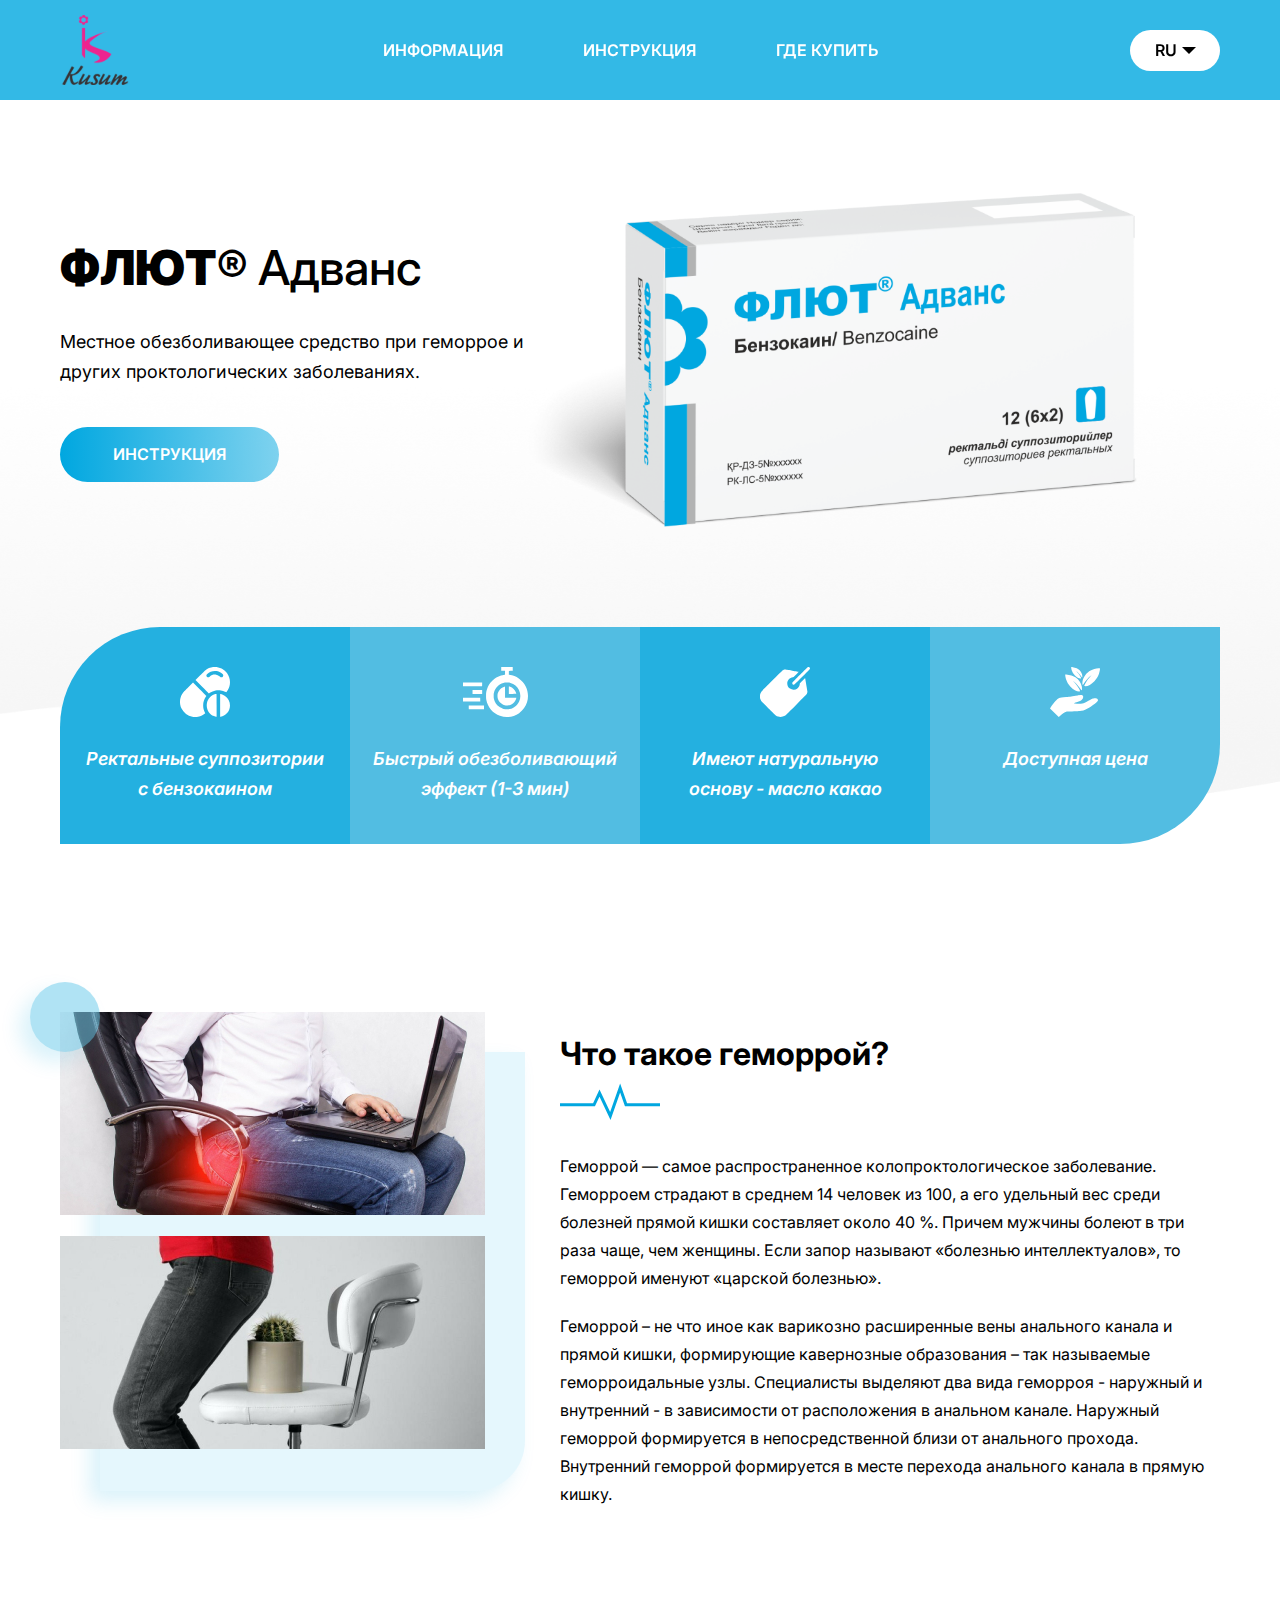
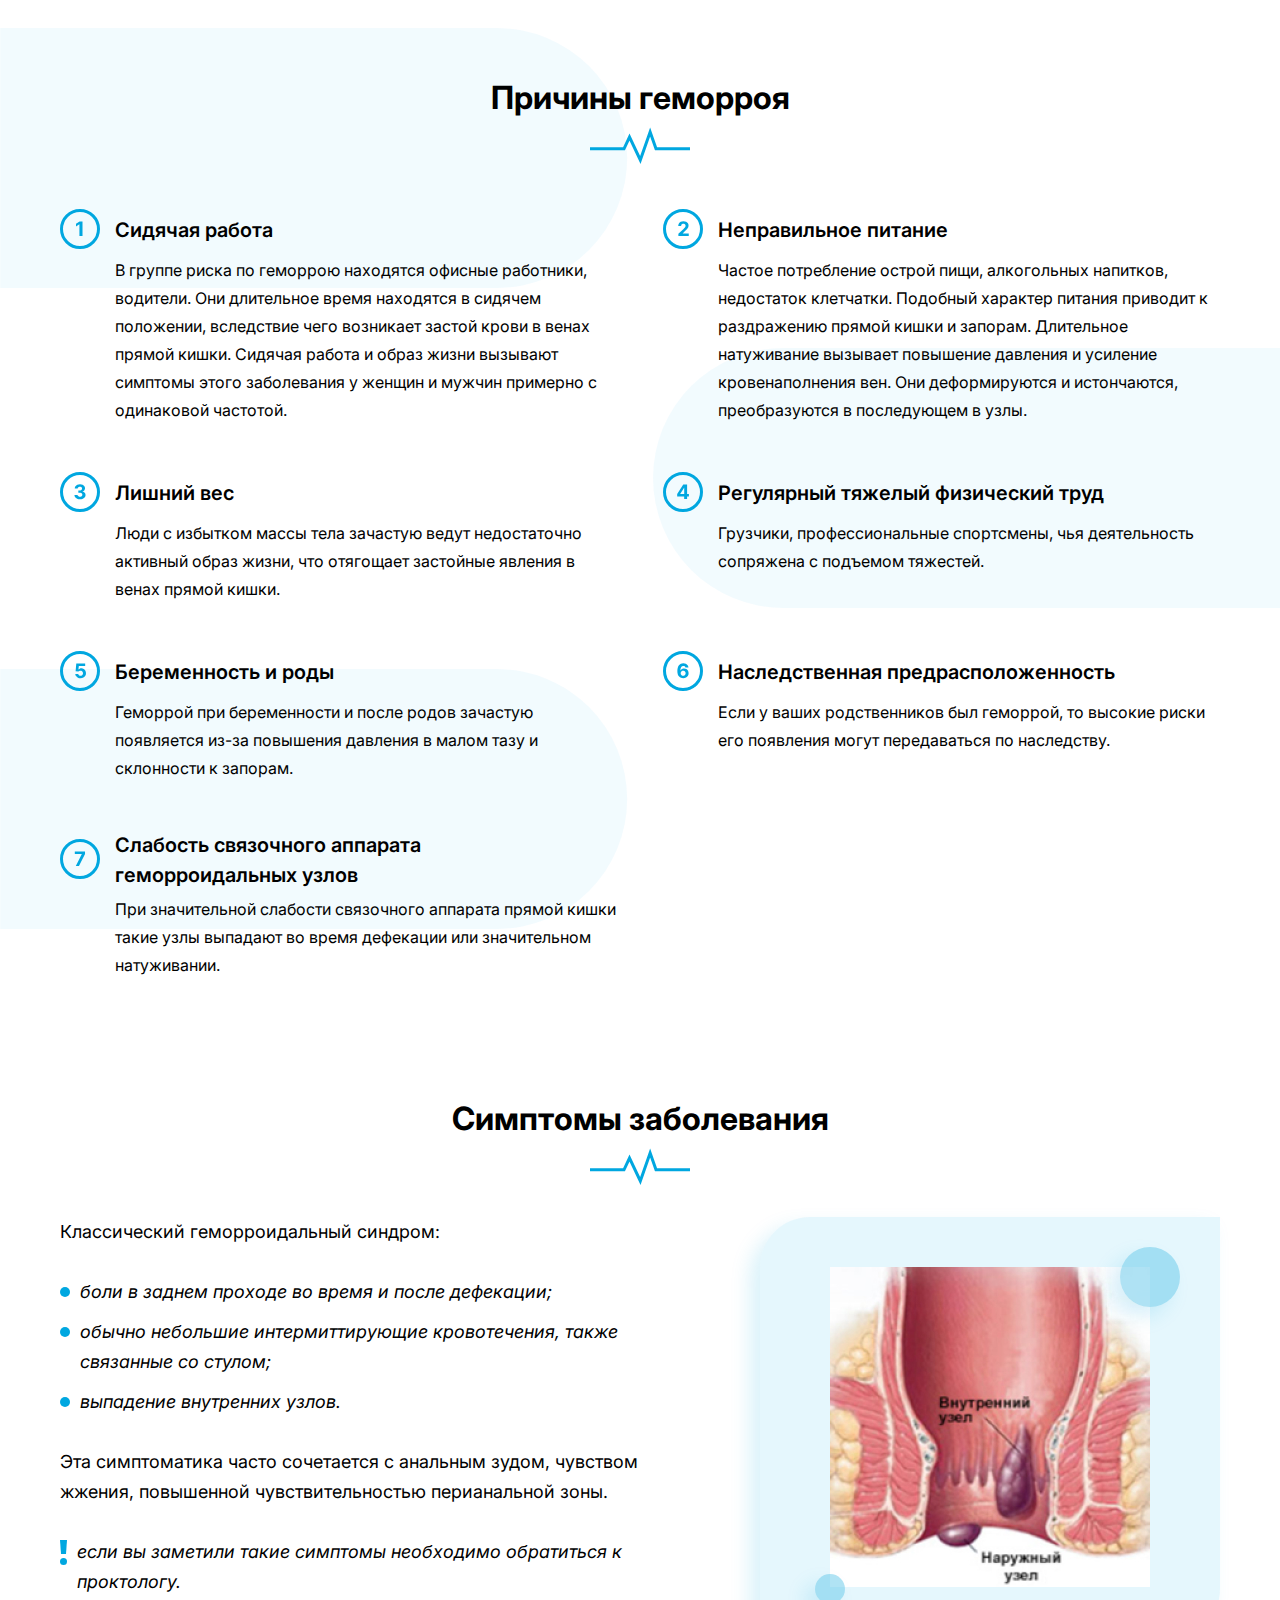
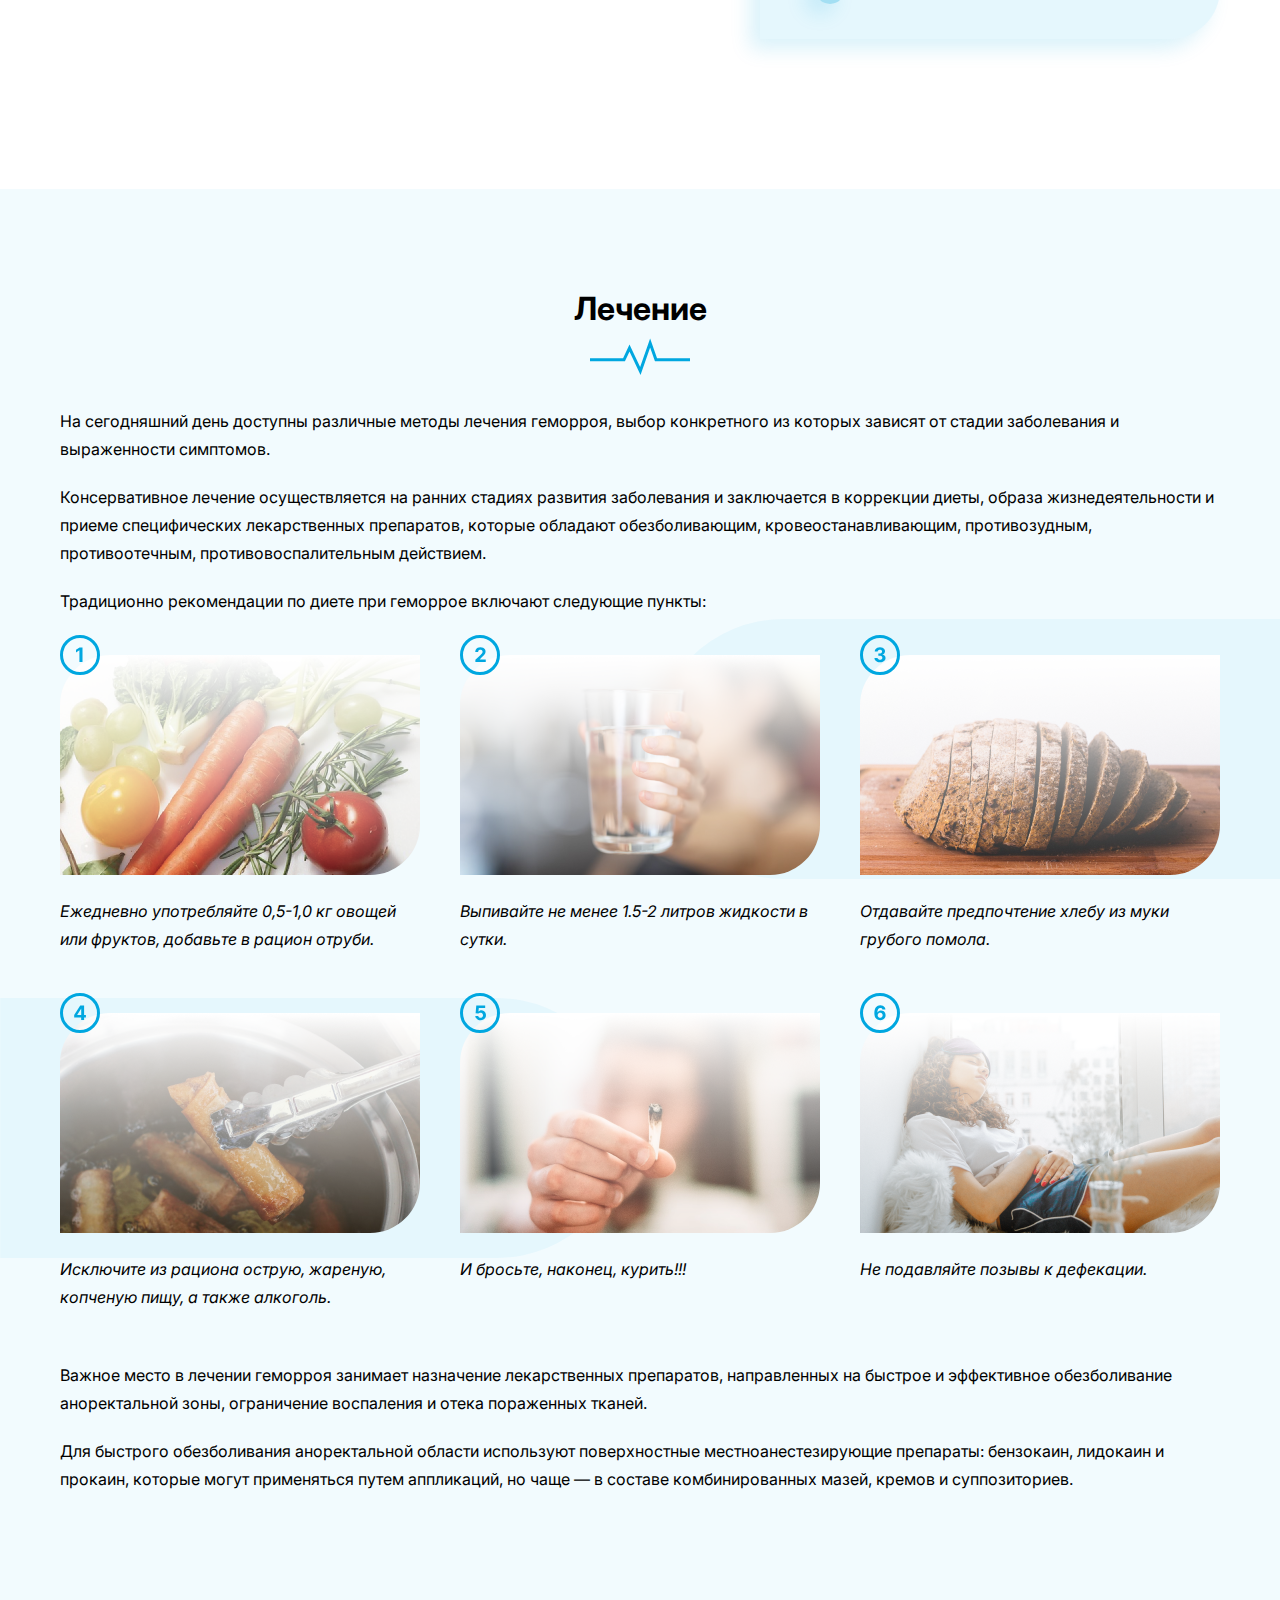
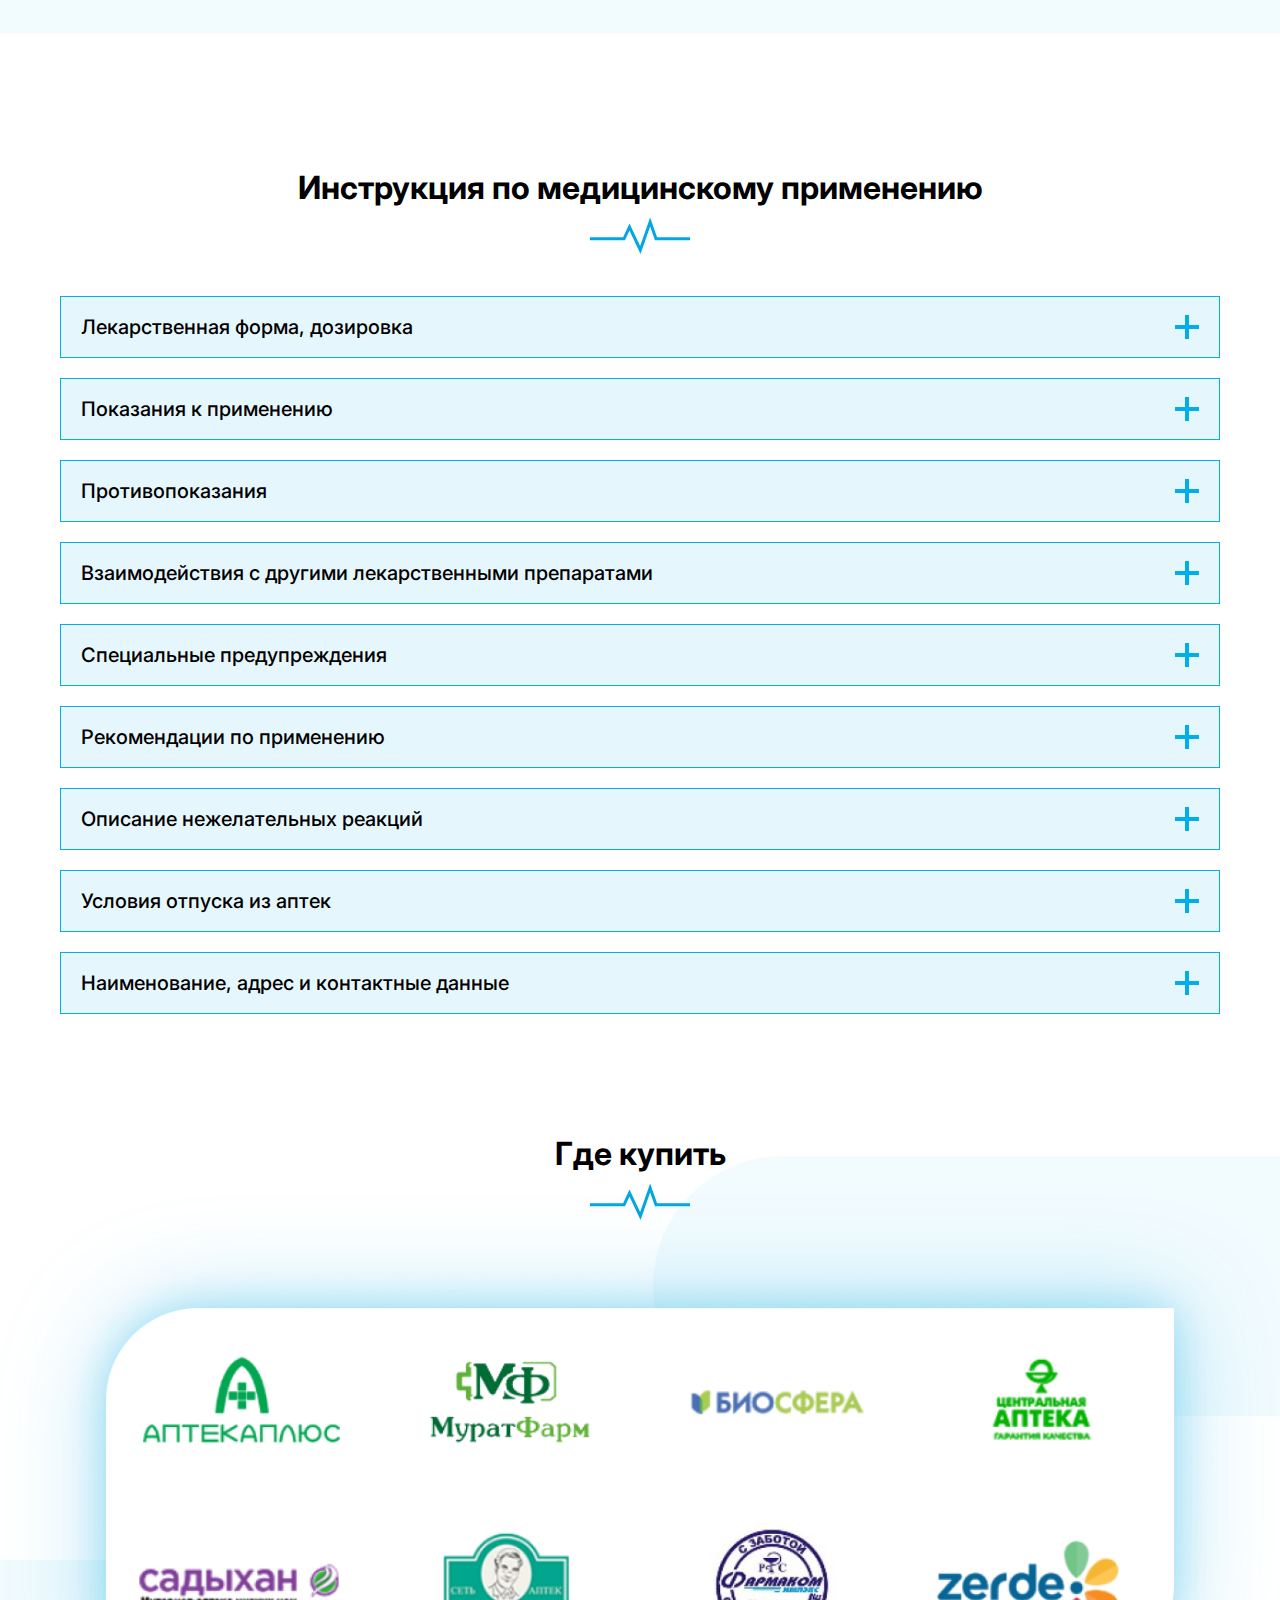
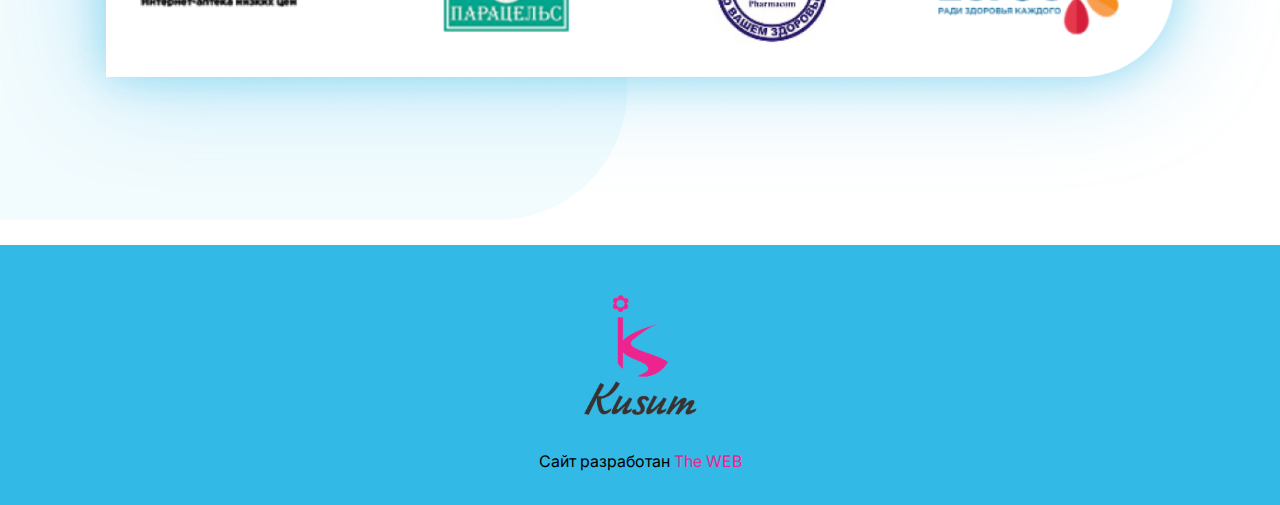
<file: index.html>
<!DOCTYPE html>
<html lang="en">
    <head>
        <meta charset="UTF-8">
        <meta http-equiv="X-UA-Compatible" content="IE=edge">
        <meta name="viewport" content="width=device-width, initial-scale=1.0">
        <link rel="icon" href="img/logo.svg">
        <link rel="stylesheet" href="css/style.css">
        <title>Дари-Фарм </title>
    </head>
    <body>
        <div class="wrapper">
            <header id="header" class="header">
                <div class="container_">
                    <nav id="nav" class="nav">
                        <a href="#" class="logo" id="logo"><img src="img/logo.svg" alt="logo"></a>
                        <div class="menu_burger">
                            <span class="line line_1"></span>
                            <span class="line line_2"></span>
                            <span class="line line_3"></span>
                        </div>
                        <ul class="menu_list">
                            <li><a href="#information" class="menu_link">Информация</a></li>
                            <li><a href="#instruction" class="menu_link">Инструкция</a></li>
                            <li><a href="#buy" class="menu_link">Где купить</a></li>
                        </ul>
                        <div class="lang">
                            <button class="button" id="button">RU</button>
                            <ul class="lang_list" id="lang_list">
                                <li><a href="#" class="lang_link">RU</a></li>
                                <li><a href="kazindex.html" class="lang_link">KZ</a></li>
                            </ul>
                        </div>
                    </nav>
                </div>
            </header>
            <main id="main" class="main">
                <div class="main_1">
                    <div class="container_ container_position">
                        <div class="main_1_content">
                            <div class="main_1_info">
                                <h1 class="title"><span>ФЛЮТ</span>® Адванс</h1>
                                <p class="text">Местное обезболивающее средство при геморрое и других проктологических заболеваниях.</p>
                                <a href="#instruction" class="ins_btn">Инструкция</a>
                            </div>
                            <div class="main_1_img">
                                <img src="img/02.png" alt="photo" class="main_1_img_icon_1">
                                <img src="img/022.png" alt="photo" class="main_1_img_icon_2">
                            </div>
                        </div>
                        <div class="main_1_content_2">
                            <div class="main_1_flex">
                                <div class="main_1_block main_1_block_1">
                                    <div class="main_1_block_img"><img src="img/001.svg" alt="photo"></div>
                                    <p class="main_1_block_text">Ректальные суппозитории с бензокаином</p>
                                </div>
                                <div class="main_1_block main_1_block_2">
                                    <div class="main_1_block_img"><img src="img/002.svg" alt="photo"></div>
                                    <p class="main_1_block_text">Быстрый обезболивающий эффект (1-3 мин)</p>
                                </div>
                                <div class="main_1_block main_1_block_3">
                                    <div class="main_1_block_img"><img src="img/003.svg" alt="photo"></div>
                                    <p class="main_1_block_text">Имеют натуральную основу - масло какао</p>
                                </div>
                                <div class="main_1_block main_1_block_4">
                                    <div class="main_1_block_img"><img src="img/004.svg" alt="photo"></div>
                                    <p class="main_1_block_text">Доступная цена</p>
                                </div>
                            </div>
                        </div>
                    </div>
                </div>
                <div class="main_2" id="information">
                    <div class="container_">
                        <div class="main_2_content">
                            <div class="main_2_flex">
                                <div class="main_2_flex_left">
                                    <div class="main_2_flex_left_img main_2_flex_left_img_1">
                                        <span></span>
                                        <img src="img/03.jpg" alt="photo">
                                    </div>
                                    <div class="main_2_flex_left_img main_2_flex_left_img_2">
                                        <img src="img/04.jpg" alt="photo">
                                    </div>
                                </div>
                                <div class="main_2_flex_right">
                                    <h2 class="main_2_title">Что такое геморрой?</h2>
                                    <div class="main_2_img"><img src="img/005.svg" alt="photo"></div>
                                    <div class="main_2_info">
                                        <p class="main_2_info_text">
                                            Геморрой — самое распространенное колопроктологическое заболевание. Геморроем страдают в среднем 14 человек из 100, а его удельный вес среди болезней прямой кишки составляет около 40 %. Причем мужчины болеют в три раза чаще, чем женщины. Если запор называют «болезнью интеллектуалов», то геморрой именуют «царской болезнью».
                                        </p>
                                        <p class="main_2_info_text">
                                            Геморрой – не что иное как варикозно расширенные вены анального канала и прямой кишки, формирующие кавернозные образования – так называемые геморроидальные узлы. Специалисты выделяют два вида геморроя - наружный и внутренний - в зависимости от расположения в анальном канале. Наружный геморрой формируется в непосредственной близи от анального прохода. Внутренний геморрой формируется в месте перехода анального канала в прямую кишку.
                                        </p>
                                    </div>
                                </div>
                            </div>
                        </div>
                    </div>
                </div>
                <div class="main_3">
                    <div class="container_">
                        <div class="main_3_line_1"></div>
                        <div class="main_3_line_2"></div>
                        <div class="main_3_line_3"></div>
                        <div class="main_3_content">
                            <h2 class="main_3_title">Причины геморроя</h2>
                            <div class="main_3_img"><img src="img/005.svg" alt="photo"></div>
                            <div class="main_3_flex">
                                <div class="main_3_block main_3_block_1">
                                    <div class="main_3_block_info">
                                        <div class="main_3_block_img"><img src="img/006.svg" alt="photo"></div>
                                        <h3 class="main_3_block_title">Сидячая работа</h3>
                                    </div>
                                    <p class="main_3_block_text">
                                        В группе риска по геморрою находятся офисные работники, водители. Они длительное время находятся в сидячем положении, вследствие чего возникает застой крови в венах прямой кишки. Сидячая работа и образ жизни вызывают симптомы этого заболевания у женщин и мужчин примерно с одинаковой частотой.
                                    </p>
                                </div>
                                <div class="main_3_block main_3_block_2">
                                    <div class="main_3_block_info">
                                        <div class="main_3_block_img"><img src="img/007.svg" alt="photo"></div>
                                        <h3 class="main_3_block_title">Неправильное питание</h3>
                                    </div>
                                    <p class="main_3_block_text">
                                        Частое потребление острой пищи, алкогольных напитков, недостаток клетчатки. Подобный характер питания приводит к раздражению прямой кишки и запорам. Длительное натуживание вызывает повышение давления и усиление кровенаполнения вен. Они деформируются и истончаются, преобразуются в последующем в узлы.
                                    </p>
                                </div>
                                <div class="main_3_block main_3_block_3">
                                    <div class="main_3_block_info">
                                        <div class="main_3_block_img"><img src="img/008.svg" alt="photo"></div>
                                        <h3 class="main_3_block_title">Лишний вес</h3>
                                    </div>
                                    <p class="main_3_block_text">
                                        Люди с избытком массы тела зачастую ведут недостаточно активный образ жизни, что отягощает застойные явления в венах прямой кишки.
                                    </p>
                                </div>
                                <div class="main_3_block main_3_block_4">
                                    <div class="main_3_block_info">
                                        <div class="main_3_block_img"><img src="img/009.svg" alt="photo"></div>
                                        <h3 class="main_3_block_title">Регулярный тяжелый физический труд</h3>
                                    </div>
                                    <p class="main_3_block_text">
                                        Грузчики, профессиональные спортсмены, чья деятельность сопряжена с подъемом тяжестей.
                                    </p>
                                </div>
                                <div class="main_3_block main_3_block_5">
                                    <div class="main_3_block_info">
                                        <div class="main_3_block_img"><img src="img/0010.svg" alt="photo"></div>
                                        <h3 class="main_3_block_title">Беременность и роды</h3>
                                    </div>
                                    <p class="main_3_block_text">
                                        Геморрой при беременности и после родов зачастую появляется из-за повышения давления в малом тазу и склонности к запорам.
                                    </p>
                                </div>
                                <div class="main_3_block main_3_block_6">
                                    <div class="main_3_block_info">
                                        <div class="main_3_block_img"><img src="img/0011.svg" alt="photo"></div>
                                        <h3 class="main_3_block_title">Наследственная предрасположенность</h3>
                                    </div>
                                    <p class="main_3_block_text">
                                        Если у ваших родственников был геморрой, то высокие риски его появления могут передаваться по наследству.
                                    </p>
                                </div>
                                <div class="main_3_block main_3_block_7">
                                    <div class="main_3_block_info">
                                        <div class="main_3_block_img"><img src="img/0012.svg" alt="photo"></div>
                                        <h3 class="main_3_block_title">Слабость связочного аппарата геморроидальных узлов</h3>
                                    </div>
                                    <p class="main_3_block_text">При значительной слабости связочного аппарата прямой кишки такие узлы выпадают во время дефекации или значительном натуживании.</p>
                                </div>
                            </div>
                        </div>
                    </div>
                </div>
                <div class="main_4">
                    <div class="container_">
                        <div class="main_4_content">
                            <h2 class="main_4_title">Симптомы заболевания</h2>
                            <div class="main_4_img"><img src="img/005.svg" alt="photo"></div>
                            <div class="main_4_flex">
                                <div class="main_4_left">
                                    <p class="main_4_left_info">Классический геморроидальный синдром:</p>
                                    <ul class="main_4_left_list">
                                        <li>боли в заднем проходе во время и после дефекации;</li>
                                        <li>обычно небольшие интермиттирующие кровотечения, также связанные со стулом;</li>
                                        <li>выпадение внутренних узлов.</li>
                                    </ul>
                                    <p class="main_4_left_info">Эта симптоматика часто сочетается с анальным зудом, чувством жжения, повышенной чувствительностью перианальной зоны.</p>
                                    <p class="main_4_left_last">если вы заметили такие симптомы необходимо обратиться к проктологу.</p>
                                </div>
                                <div class="main_4_right">
                                    <div class="main_4_right_img">
                                        <span class="main_4_right_sp_1"></span>
                                        <img src="img/05.jpg" alt="photo">
                                        <span class="main_4_right_sp_2"></span>
                                    </div>
                                </div>
                            </div>
                        </div>
                    </div>
                </div>
                <div class="main_5">
                    <div class="main_5_line_1"></div>
                    <div class="main_5_line_2"></div>
                    <div class="container_">
                        <div class="main_5_content">
                            <h2 class="main_5_title">Лечение</h2>
                            <div class="main_5_img"><img src="img/005.svg" alt="photo"></div>
                            <div class="main_5_info">
                                <p class="main_5_info_text">
                                    На сегодняшний день доступны различные методы лечения геморроя, выбор конкретного из которых зависят от стадии заболевания и выраженности симптомов.
                                </p>
                                <p class="main_5_info_text">
                                    Консервативное лечение осуществляется на ранних стадиях развития заболевания и заключается в коррекции диеты, образа жизнедеятельности и приеме специфических лекарственных препаратов, которые обладают обезболивающим, кровеостанавливающим, противозудным, противоотечным, противовоспалительным действием.
                                </p>
                                <p class="main_5_info_text">
                                    Традиционно рекомендации по диете при геморрое включают следующие пункты:
                                </p>
                            </div>
                            <div class="main_5_flex">
                                <div class="main_5_block main_5_block_1">
                                    <div class="main_5_block_img">
                                        <span class="main_5_span"><img src="img/0014.svg" alt="photo"></span>
                                        <img src="img/06.png" alt="photo">
                                    </div>
                                    <p class="main_5_block_text">Ежедневно употребляйте 0,5-1,0 кг овощей или фруктов, добавьте в рацион отруби.</p>
                                </div>
                                <div class="main_5_block main_5_block_2">
                                    <div class="main_5_block_img">
                                        <span class="main_5_span"><img src="img/0015.svg" alt="photo"></span>
                                        <img src="img/07.png" alt="photo">
                                    </div>
                                    <p class="main_5_block_text">Выпивайте не менее 1.5-2 литров жидкости в сутки.</p>
                                </div>
                                <div class="main_5_block main_5_block_3">
                                    <div class="main_5_block_img">
                                        <span class="main_5_span"><img src="img/0016.svg" alt="photo"></span>
                                        <img src="img/08.png" alt="photo">
                                    </div>
                                    <p class="main_5_block_text">Отдавайте предпочтение хлебу из муки грубого помола.</p>
                                </div>
                                <div class="main_5_block main_5_block_4">
                                    <div class="main_5_block_img">
                                        <span class="main_5_span"><img src="img/0017.svg" alt="photo"></span>
                                        <img src="img/09.png" alt="photo">
                                    </div>
                                    <p class="main_5_block_text">Исключите из рациона острую, жареную, копченую пищу, а также алкоголь.</p>
                                </div>
                                <div class="main_5_block main_5_block_5">
                                    <div class="main_5_block_img">
                                        <span class="main_5_span"><img src="img/0018.svg" alt="photo"></span>
                                        <img src="img/010.png" alt="photo">
                                    </div>
                                    <p class="main_5_block_text">И бросьте, наконец, курить!!!</p>
                                </div>
                                <div class="main_5_block main_5_block_6">
                                    <div class="main_5_block_img">
                                        <span class="main_5_span"><img src="img/0019.svg" alt="photo"></span>
                                        <img src="img/011.png" alt="photo">
                                    </div>
                                    <p class="main_5_block_text">Не подавляйте позывы к дефекации.</p>
                                </div>
                            </div>
                            <div class="main_5_info">
                                <p class="main_5_info_text">
                                    Важное место в лечении геморроя занимает назначение лекарственных препаратов, направленных на быстрое и эффективное обезболивание аноректальной зоны, ограничение воспаления и отека пораженных тканей.
                                </p>
                                <p class="main_5_info_text">
                                    Для быстрого обезболивания аноректальной области используют поверхностные местноанестезирующие препараты: бензокаин, лидокаин и прокаин, которые могут применяться путем аппликаций, но чаще — в составе комбинированных мазей, кремов и суппозиториев.
                                </p>
                            </div>
                        </div>
                    </div>
                </div>
                <div class="main_6" id="instruction">
                    <div class="container_">
                        <div class="main_6_content">
                            <h2 class="main_6_title">Инструкция по медицинскому применению</h2>
                            <div class="main_6_img"><img src="img/005.svg" alt="photo"></div>
                            <div class="accordion_content">
                                <dl>
                                    <div class="accoss">
                                        <dt class="accoss_title">Лекарственная форма, дозировка</dt>
                                        <dd class="accoss_text">
                                            <p class="accoss_text_info">Cуппозитории ректальные</p>
                                        </dd>
                                    </div>
                                    <div class="accoss">
                                        <dt class="accoss_title">Показания к применению</dt>
                                        <dd class="accoss_text">
                                            <ul class="accoss_list">
                                                <li>– наружный и внутренний геморрой</li>
                                                <li>– трещины, эрозия и микротравмы заднего прохода, анальный зуд, сопровождающийся выраженным болевым синдромом</li>
                                                <li>– в послеоперационном периоде после проктологических операций</li>
                                            </ul>
                                        </dd>
                                    </div>
                                    <div class="accoss">
                                        <dt class="accoss_title">Противопоказания</dt>
                                        <dd class="accoss_text">
                                            <ul class="accoss_list">
                                                <li>– повышенная чувствительность к любому из компонентов препарата</li>
                                                <li>– тромбоэмболическая болезнь</li>
                                                <li>– гранулоцитопения</li>
                                                <li>– детский возраст до 12 лет</li>
                                            </ul>
                                            <p class="accoss_text_info">Рекомендуется проконсультироваться с врачом перед применением  лекарственного средства ФЛЮТ® Адванс у детей старше 12 лет.</p>
                                        </dd>
                                    </div>
                                    <div class="accoss">
                                        <dt class="accoss_title">Взаимодействия с другими лекарственными препаратами</dt>
                                        <dd class="accoss_text">
                                            <p class="accoss_text_info">В связи с вероятностью превышения рекомендованной дозировки и продолжительности лечения препарат не рекомендуется назначать одновременно с ингибиторами МАО, антидепрессантами или антигипертензивными средствами без наблюдения врача. Данная рекомендация связана с теоретической вероятностью уменьшения эффекта ингибиторов МАО или увеличения антигипертензивного эффекта в результате взаимодействия с бензокаином.</p>
                                        </dd>
                                    </div>
                                    <div class="accoss">
                                        <dt class="accoss_title">Специальные предупреждения</dt>
                                        <dd class="accoss_text">
                                            <p class="accoss_text_info accoss_text_italic">Беременность и период лактации</p>
                                            <ul class="accoss_list">
                                                <li>В период беременности и лактации применение препарата ФЛЮТ® Адванс возможно только после тщательной оценки соотношения польза/ риск как для матери, так и для плода или ребенка.</li>
                                            </ul>
                                            <p class="accoss_text_info accoss_text_italic">Особенности влияния лекарственного средства на способность управлять транспортным средством или потенциально опасными механизмами:</p>
                                            <ul class="accoss_list">
                                                <li>Не влияет.</li>
                                            </ul>
                                        </dd>
                                    </div>
                                    <div class="accoss">
                                        <dt class="accoss_title">Рекомендации по применению</dt>
                                        <dd class="accoss_text">
                                            <p class="accoss_text_info accoss_text_italic">Режим дозирования</p>
                                            <p class="accoss_text_info">Препарат применять после проведения гигиенических процедур. Вводить в прямую кишку по 1 суппозиторию до 4-х раз в день (утром, на ночь и после каждого опорожнения кишечника). Максимальная суточная доза – 4 суп¬позитория. Продолжительность курса лечения – 7 дней.</p>
                                            <p class="accoss_text_info">При необходимости по рекомендации врача длительность приема можно продлить до 3 недель.</p>
                                        </dd>
                                    </div>
                                    <div class="accoss">
                                        <dt class="accoss_title">Описание нежелательных реакций</dt>
                                        <dd class="accoss_text">
                                            <p class="accoss_text_info accoss_text_italic">Редко</p>
                                            <ul class="accoss_list">
                                                <li>– контактный дерматит,</li>
                                                <li>– кожные аллергические реакции (гиперемия, сыпь, зуд),</li>
                                                <li>– местные реакции в месте нанесения,</li>
                                                <li>– метгемоглобинемия, сопровождающаяся цианозом кожи, губ и ногтевых пластин, головной болью, головокружением, одышкой, утомляемостью и тахикардией.</li>
                                            </ul>
                                        </dd>
                                    </div>
                                    <div class="accoss">
                                        <dt class="accoss_title">Условия отпуска из аптек</dt>
                                        <dd class="accoss_text">
                                            <p class="accoss_text_info">Без рецепта.</p>
                                        </dd>
                                    </div>
                                    <div class="accoss">
                                        <dt class="accoss_title">Наименование, адрес и контактные данные</dt>
                                        <dd class="accoss_text">
                                            <p class="accoss_text_info">ТОО «Дәрі-Фарм (Казахстан)», г. Алматы, пр. Достык, 117/6, БЦ «Хан-Тенгри».</p>
                                            <ul class="accoss_list">
                                                <li>Телефон/факс: <a href="tel:+77272952650" class="accoss_list_link">8 (727) 295-26-50</a></li>
                                                <li>E-mail: <a href="mailto:phv@kusum.kz" class="accoss_list_link">phv@kusum.kz</a></li>
                                            </ul>
                                        </dd>
                                    </div>
                                </dl>
                            </div>
                        </div>
                    </div>
                </div>
                <div class="main_7" id="buy">
                    <div class="main_7_line_1"></div>
                    <div class="main_7_line_2"></div>
                    <div class="container_">
                        <div class="main_7_content">
                            <h2 class="main_7_title">Где купить</h2>
                            <div class="main_7_img"><img src="img/005.svg" alt="photo"></div>
                            <div class="main_7_block">
                                <img src="img/020.png" alt="photo">
                            </div>
                            <div class="main_7_block_2">
                                <img src="img/021.png" alt="photo">
                            </div>
                        </div>
                    </div>
                </div>
            </main>
            <footer id="footer" class="footer">
                <div class="footer_top">
                    <a href="#" class="footer_logo"><img src="img/footer_logo.svg" alt="logo"></a>
                </div>
                <a href="https://theweb.kz/" class="footer_text">Сайт разработан <span class="footer_link">The WEB</span></a>
            </footer>
        </div>
        
        <script src="js/script.js"></script>
    </body>
</html>
</file>
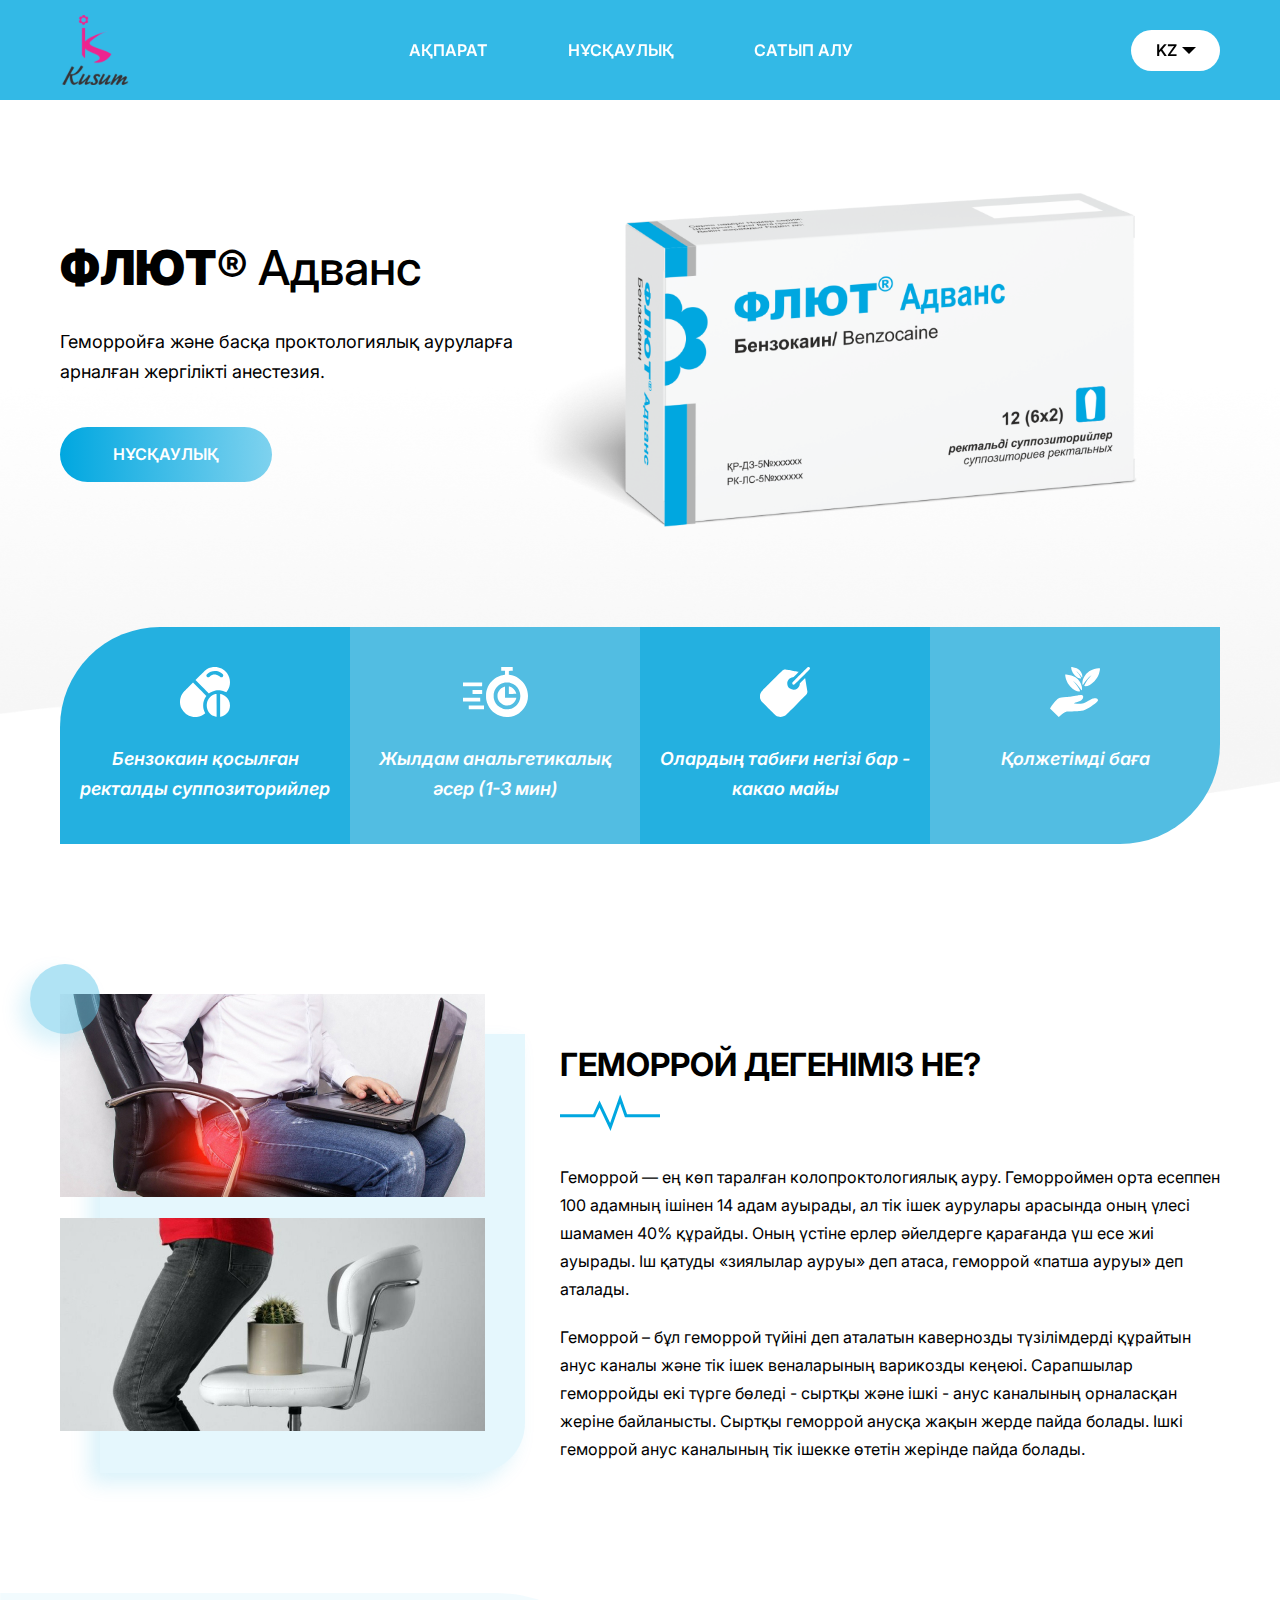
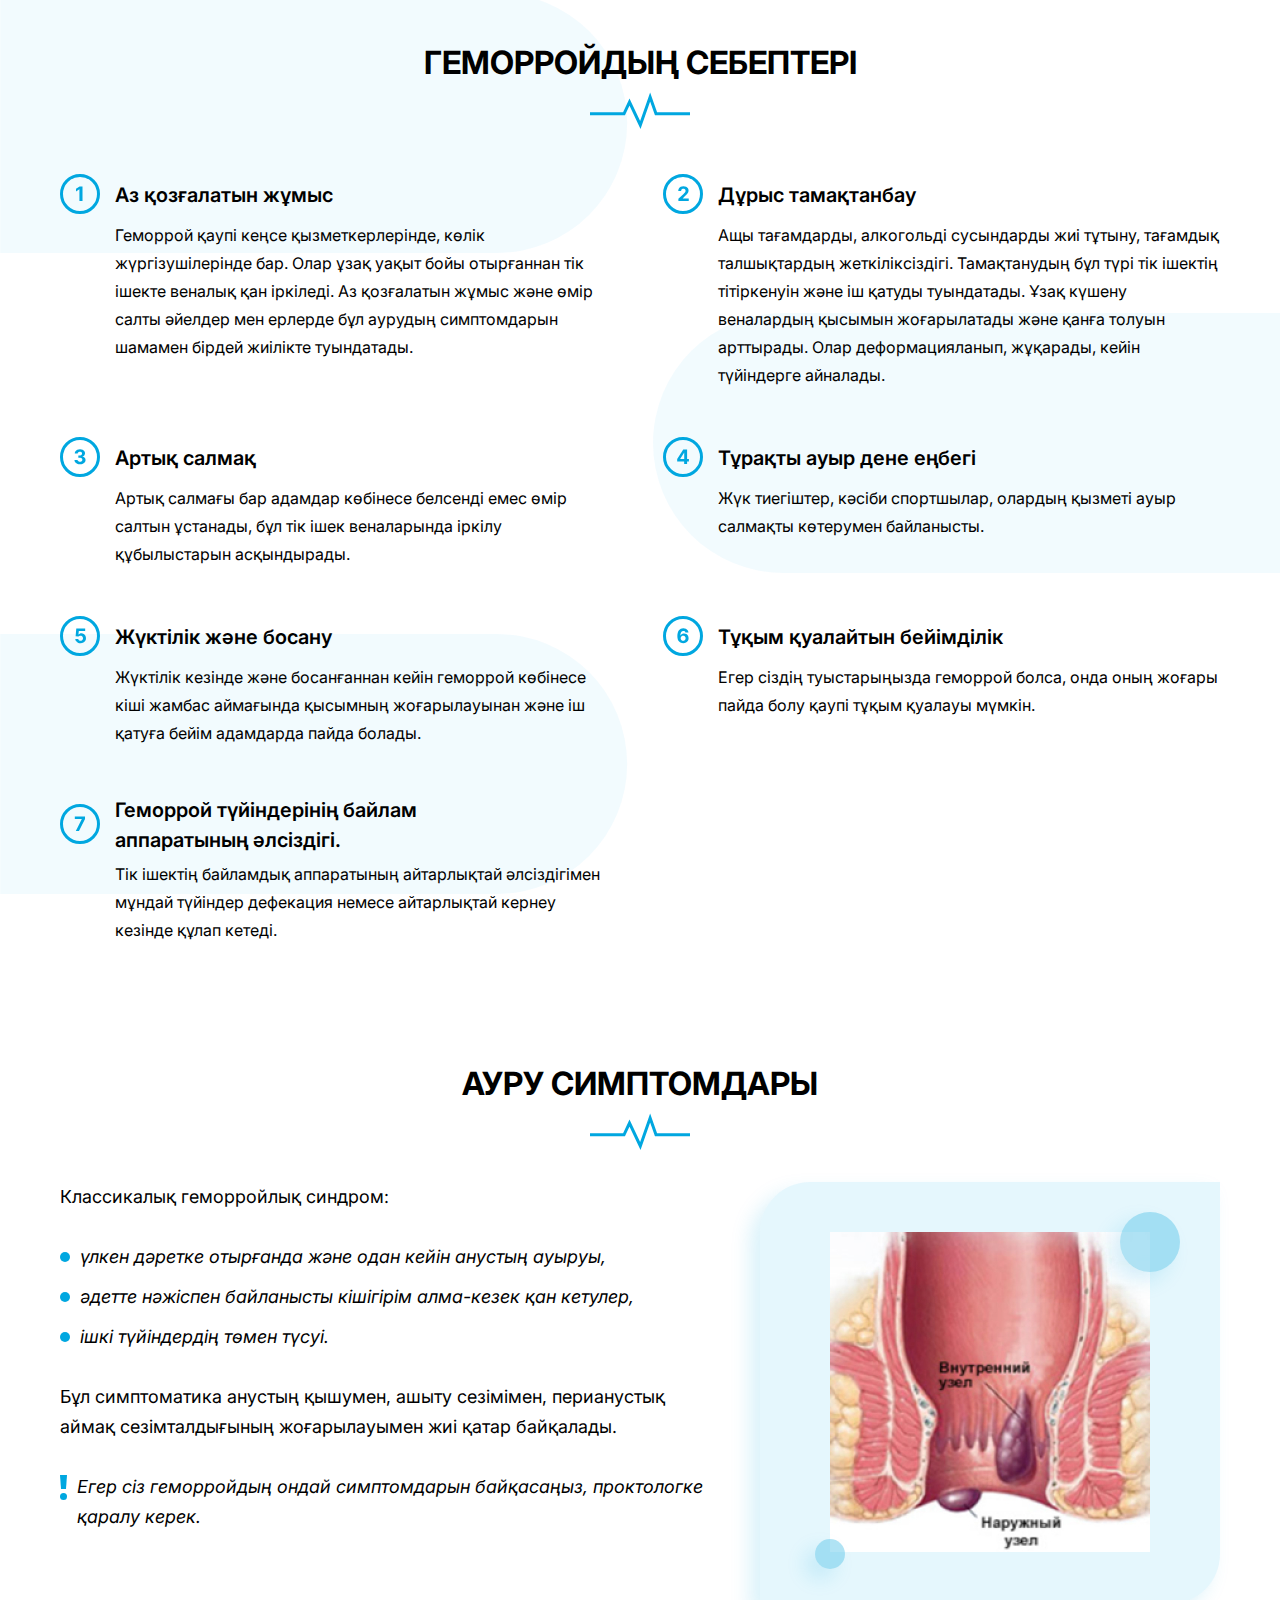
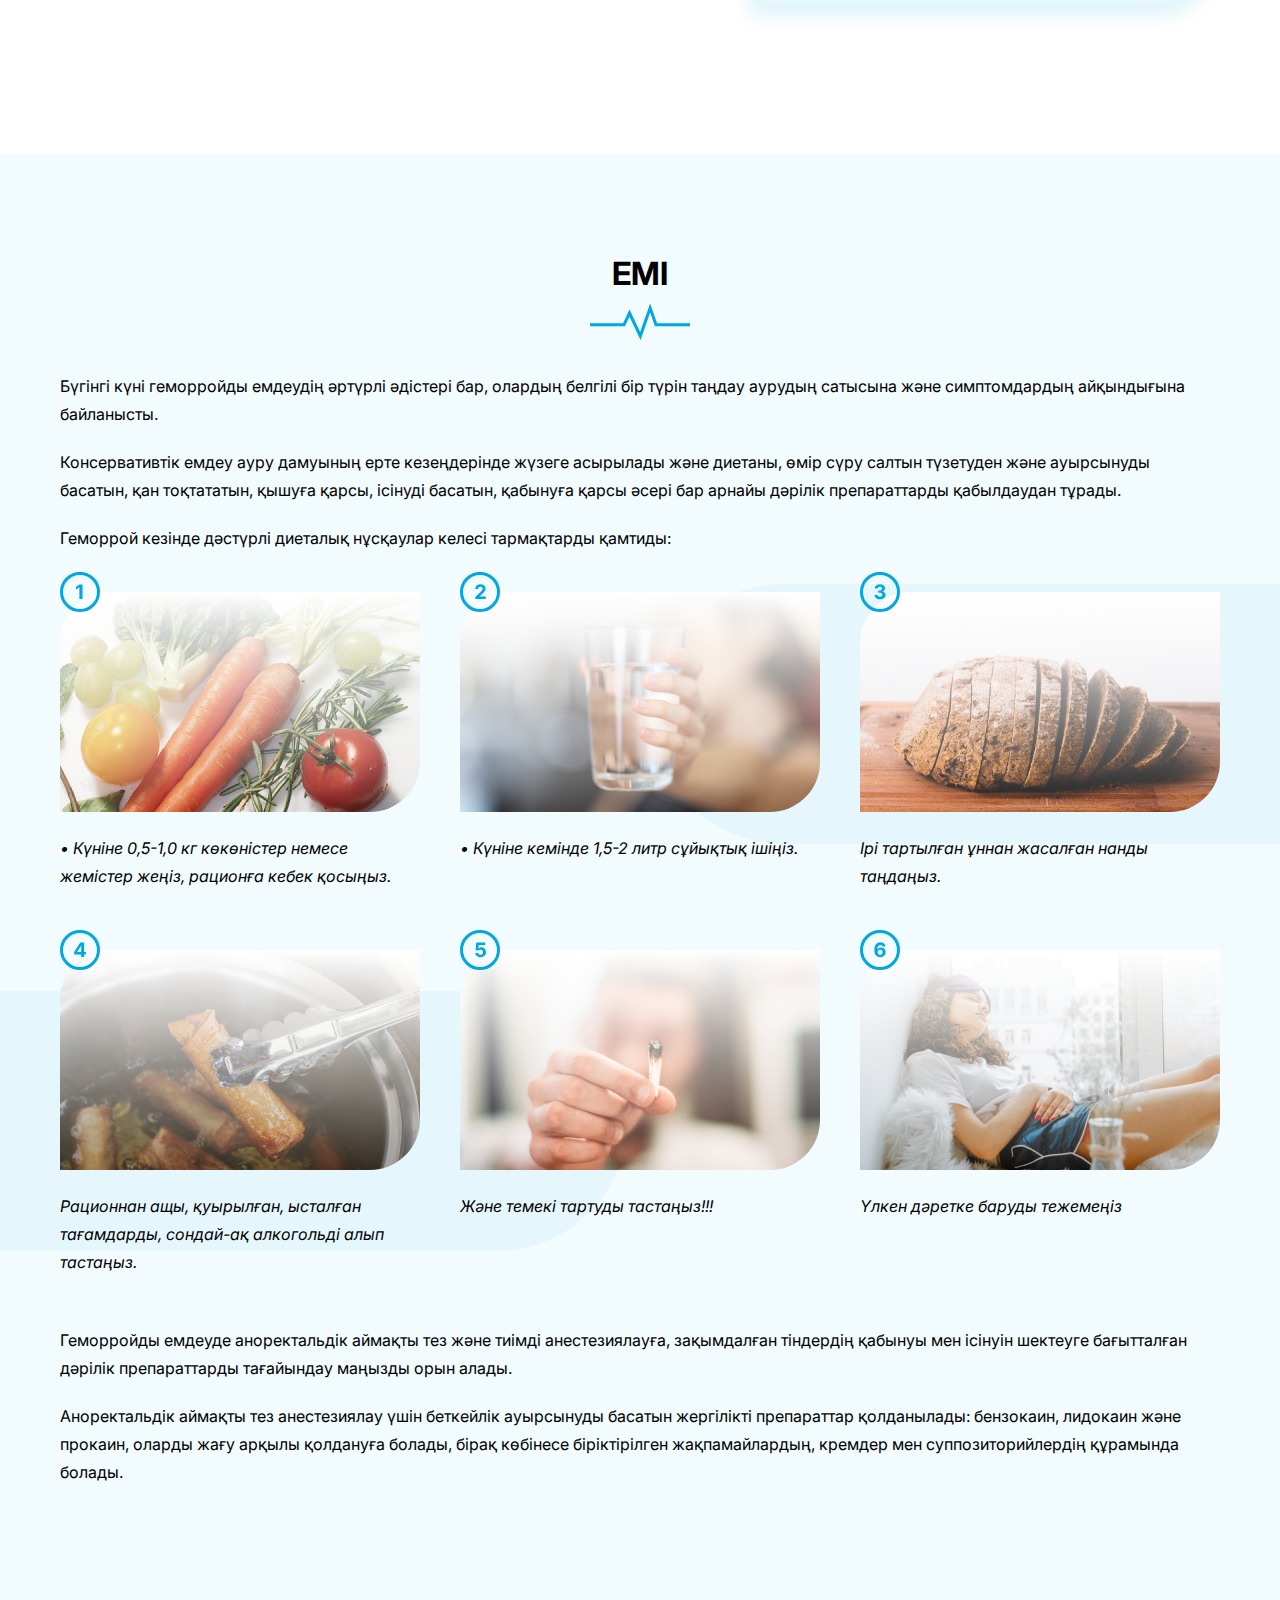
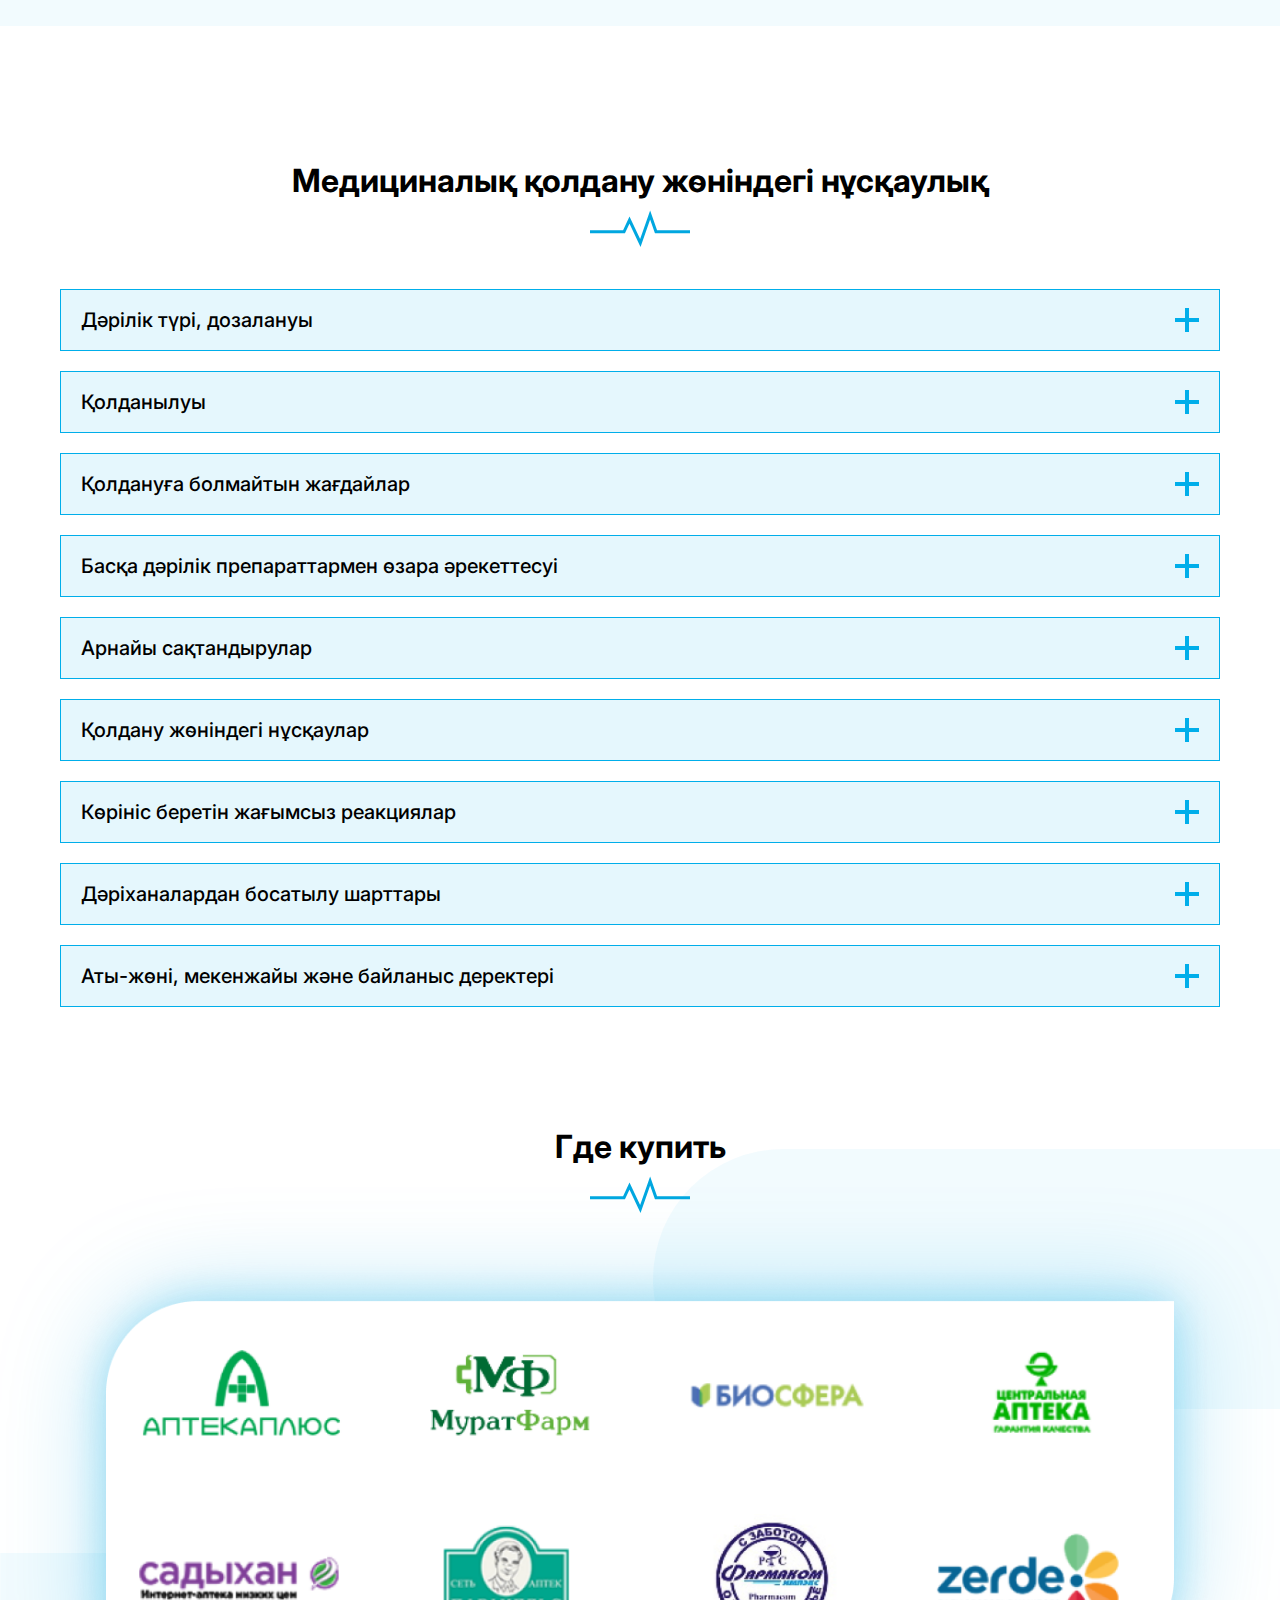
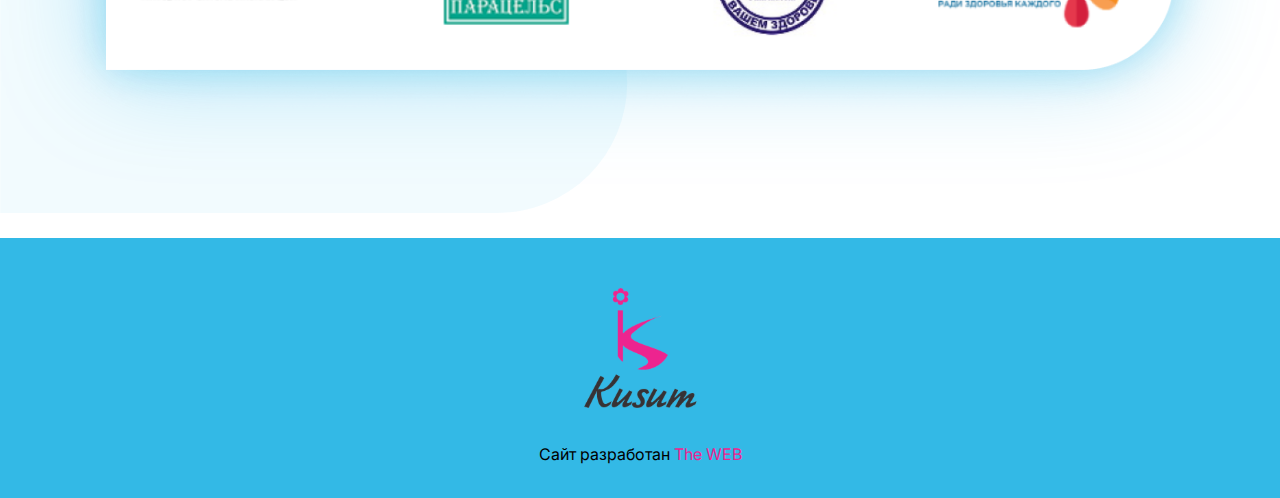
<file: kazindex.html>
<!DOCTYPE html>
<html lang="en">
    <head>
        <meta charset="UTF-8">
        <meta http-equiv="X-UA-Compatible" content="IE=edge">
        <meta name="viewport" content="width=device-width, initial-scale=1.0">
        <link rel="icon" href="img/logo.svg">
        <link rel="stylesheet" href="css/style.css">
        <title>Дәрі-Фарм</title>
    </head>
    <body>
        <div class="wrapper">
            <header id="header" class="header">
                <div class="container_">
                    <nav id="nav" class="nav">
                        <a href="#" class="logo" id="logo"><img src="img/logo.svg" alt="logo"></a>
                        <div class="menu_burger">
                            <span class="line line_1"></span>
                            <span class="line line_2"></span>
                            <span class="line line_3"></span>
                        </div>
                        <ul class="menu_list">
                            <li><a href="#information" class="menu_link">Ақпарат</a></li>
                            <li><a href="#instruction" class="menu_link">Нұсқаулық</a></li>
                            <li><a href="#buy" class="menu_link">Сатып алу</a></li>
                        </ul>
                        <div class="lang">
                            <button class="button" id="button">KZ</button>
                            <ul class="lang_list" id="lang_list">
                                <li><a href="index.html" class="lang_link">RU</a></li>
                                <li><a href="#" class="lang_link">KZ</a></li>
                            </ul>
                        </div>
                    </nav>
                </div>
            </header>
            <main id="main" class="main">
                <div class="main_1">
                    <div class="container_ container_position">
                        <div class="main_1_content">
                            <div class="main_1_info">
                                <h1 class="title"><span>ФЛЮТ</span>® Адванс</h1>
                                <p class="text">Геморройға және басқа проктологиялық ауруларға арналған жергілікті анестезия.</p>
                                <a href="#instruction" class="ins_btn">Нұсқаулық</a>
                            </div>
                            <div class="main_1_img">
                                <img src="img/02.png" alt="photo" class="main_1_img_icon_1">
                                <img src="img/022.png" alt="photo" class="main_1_img_icon_2">
                            </div>
                        </div>
                        <div class="main_1_content_2">
                            <div class="main_1_flex">
                                <div class="main_1_block main_1_block_1">
                                    <div class="main_1_block_img"><img src="img/001.svg" alt="photo"></div>
                                    <p class="main_1_block_text">Бензокаин қосылған ректалды суппозиторийлер</p>
                                </div>
                                <div class="main_1_block main_1_block_2">
                                    <div class="main_1_block_img"><img src="img/002.svg" alt="photo"></div>
                                    <p class="main_1_block_text">Жылдам анальгетикалық әсер (1-3 мин)</p>
                                </div>
                                <div class="main_1_block main_1_block_3">
                                    <div class="main_1_block_img"><img src="img/003.svg" alt="photo"></div>
                                    <p class="main_1_block_text">Олардың табиғи негізі бар - какао майы</p>
                                </div>
                                <div class="main_1_block main_1_block_4">
                                    <div class="main_1_block_img"><img src="img/004.svg" alt="photo"></div>
                                    <p class="main_1_block_text">Қолжетімді баға</p>
                                </div>
                            </div>
                        </div>
                    </div>
                </div>
                <div class="main_2" id="information">
                    <div class="container_">
                        <div class="main_2_content">
                            <div class="main_2_flex">
                                <div class="main_2_flex_left">
                                    <div class="main_2_flex_left_img main_2_flex_left_img_1">
                                        <span></span>
                                        <img src="img/03.jpg" alt="photo">
                                    </div>
                                    <div class="main_2_flex_left_img main_2_flex_left_img_2">
                                        <img src="img/04.jpg" alt="photo">
                                    </div>
                                </div>
                                <div class="main_2_flex_right">
                                    <h2 class="main_2_title">ГЕМОРРОЙ ДЕГЕНІМІЗ НЕ?</h2>
                                    <div class="main_2_img"><img src="img/005.svg" alt="photo"></div>
                                    <div class="main_2_info">
                                        <p class="main_2_info_text">
                                            Геморрой — ең көп таралған колопроктологиялық ауру. Геморроймен орта есеппен 100 адамның ішінен 14 адам ауырады, ал тік ішек аурулары арасында оның үлесі шамамен 40% құрайды. Оның үстіне ерлер әйелдерге қарағанда үш есе жиі ауырады.  Іш қатуды «зиялылар ауруы» деп атаса, геморрой «патша ауруы» деп аталады.
                                        </p>
                                        <p class="main_2_info_text">
                                            Геморрой – бұл геморрой түйіні деп аталатын кавернозды түзілімдерді құрайтын анус каналы және тік ішек веналарының варикозды кеңеюі.  Сарапшылар геморройды екі түрге бөледі - сыртқы және ішкі - анус каналының орналасқан жеріне байланысты.  Сыртқы геморрой анусқа жақын жерде пайда болады. Ішкі геморрой анус каналының тік ішекке өтетін жерінде пайда болады.  
                                        </p>
                                    </div>
                                </div>
                            </div>
                        </div>
                    </div>
                </div>
                <div class="main_3">
                    <div class="container_">
                        <div class="main_3_line_1"></div>
                        <div class="main_3_line_2"></div>
                        <div class="main_3_line_3"></div>
                        <div class="main_3_content">
                            <h2 class="main_3_title">ГЕМОРРОЙДЫҢ СЕБЕПТЕРІ</h2>
                            <div class="main_3_img"><img src="img/005.svg" alt="photo"></div>
                            <div class="main_3_flex">
                                <div class="main_3_block main_3_block_1">
                                    <div class="main_3_block_info">
                                        <div class="main_3_block_img"><img src="img/006.svg" alt="photo"></div>
                                        <h3 class="main_3_block_title">Аз қозғалатын жұмыс</h3>
                                    </div>
                                    <p class="main_3_block_text">
                                        Геморрой қаупі кеңсе қызметкерлерінде, көлік жүргізушілерінде бар.  Олар ұзақ уақыт бойы отырғаннан тік ішекте веналық қан іркіледі.  Аз қозғалатын жұмыс және өмір салты әйелдер мен ерлерде бұл аурудың симптомдарын шамамен бірдей жиілікте туындатады.  
                                    </p>
                                </div>
                                <div class="main_3_block main_3_block_2">
                                    <div class="main_3_block_info">
                                        <div class="main_3_block_img"><img src="img/007.svg" alt="photo"></div>
                                        <h3 class="main_3_block_title">Дұрыс тамақтанбау </h3>
                                    </div>
                                    <p class="main_3_block_text">
                                        Ащы тағамдарды, алкогольді сусындарды жиі тұтыну, тағамдық талшықтардың жеткіліксіздігі.  Тамақтанудың бұл түрі тік ішектің тітіркенуін және іш қатуды туындатады.  Ұзақ күшену веналардың қысымын жоғарылатады және қанға толуын арттырады.  Олар деформацияланып, жұқарады, кейін түйіндерге айналады.
                                    </p>
                                </div>
                                <div class="main_3_block main_3_block_3">
                                    <div class="main_3_block_info">
                                        <div class="main_3_block_img"><img src="img/008.svg" alt="photo"></div>
                                        <h3 class="main_3_block_title">Артық салмақ</h3>
                                    </div>
                                    <p class="main_3_block_text">
                                        Артық салмағы бар адамдар көбінесе белсенді емес өмір салтын ұстанады, бұл тік ішек веналарында іркілу құбылыстарын асқындырады.
                                    </p>
                                </div>
                                <div class="main_3_block main_3_block_4">
                                    <div class="main_3_block_info">
                                        <div class="main_3_block_img"><img src="img/009.svg" alt="photo"></div>
                                        <h3 class="main_3_block_title">Тұрақты ауыр дене еңбегі</h3>
                                    </div>
                                    <p class="main_3_block_text">
                                        Жүк тиегіштер, кәсіби спортшылар, олардың қызметі ауыр салмақты көтерумен байланысты.
                                    </p>
                                </div>
                                <div class="main_3_block main_3_block_5">
                                    <div class="main_3_block_info">
                                        <div class="main_3_block_img"><img src="img/0010.svg" alt="photo"></div>
                                        <h3 class="main_3_block_title">Жүктілік және босану</h3>
                                    </div>
                                    <p class="main_3_block_text">
                                        Жүктілік кезінде және босанғаннан кейін геморрой көбінесе кіші жамбас аймағында қысымның жоғарылауынан және іш қатуға бейім адамдарда пайда болады.
                                    </p>
                                </div>
                                <div class="main_3_block main_3_block_6">
                                    <div class="main_3_block_info">
                                        <div class="main_3_block_img"><img src="img/0011.svg" alt="photo"></div>
                                        <h3 class="main_3_block_title">Тұқым қуалайтын бейімділік</h3>
                                    </div>
                                    <p class="main_3_block_text">
                                        Егер сіздің туыстарыңызда геморрой болса, онда оның жоғары пайда болу қаупі тұқым қуалауы мүмкін.
                                    </p>
                                </div>
                                <div class="main_3_block main_3_block_7">
                                    <div class="main_3_block_info">
                                        <div class="main_3_block_img"><img src="img/0012.svg" alt="photo"></div>
                                        <h3 class="main_3_block_title">Геморрой түйіндерінің байлам аппаратының әлсіздігі.</h3>
                                    </div>
                                    <p class="main_3_block_text">Тік ішектің байламдық аппаратының айтарлықтай әлсіздігімен мұндай түйіндер дефекация немесе айтарлықтай кернеу кезінде құлап кетеді.</p>
                                </div>
                            </div>
                        </div>
                    </div>
                </div>
                <div class="main_4">
                    <div class="container_">
                        <div class="main_4_content">
                            <h2 class="main_4_title">АУРУ СИМПТОМДАРЫ</h2>
                            <div class="main_4_img"><img src="img/005.svg" alt="photo"></div>
                            <div class="main_4_flex">
                                <div class="main_4_left">
                                    <p class="main_4_left_info">Классикалық геморройлық синдром:</p>
                                    <ul class="main_4_left_list">
                                        <li>үлкен дәретке отырғанда және одан кейін анустың ауыруы,</li>
                                        <li>әдетте нәжіспен байланысты кішігірім алма-кезек қан кетулер,</li>
                                        <li>ішкі түйіндердің төмен түсуі. </li>
                                    </ul>
                                    <p class="main_4_left_info">Бұл симптоматика анустың  қышумен, ашыту сезімімен, перианустық аймақ сезімталдығының жоғарылауымен жиі қатар байқалады.</p>
                                    <p class="main_4_left_last">Егер сіз геморройдың ондай симптомдарын байқасаңыз, проктологке қаралу керек.</p>
                                </div>
                                <div class="main_4_right">
                                    <div class="main_4_right_img">
                                        <span class="main_4_right_sp_1"></span>
                                        <img src="img/05.jpg" alt="photo">
                                        <span class="main_4_right_sp_2"></span>
                                    </div>
                                </div>
                            </div>
                        </div>
                    </div>
                </div>
                <div class="main_5">
                    <div class="main_5_line_1"></div>
                    <div class="main_5_line_2"></div>
                    <div class="container_">
                        <div class="main_5_content">
                            <h2 class="main_5_title">ЕМІ</h2>
                            <div class="main_5_img"><img src="img/005.svg" alt="photo"></div>
                            <div class="main_5_info">
                                <p class="main_5_info_text">
                                    Бүгінгі күні геморройды емдеудің әртүрлі әдістері бар, олардың белгілі бір түрін таңдау аурудың сатысына және симптомдардың айқындығына байланысты.  
                                </p>
                                <p class="main_5_info_text">
                                    Консервативтік емдеу ауру дамуының ерте кезеңдерінде жүзеге асырылады және диетаны, өмір сүру салтын түзетуден және ауырсынуды басатын, қан тоқтататын, қышуға қарсы, ісінуді басатын, қабынуға қарсы әсері бар арнайы дәрілік препараттарды қабылдаудан тұрады.  
                                </p>
                                <p class="main_5_info_text">
                                    Геморрой кезінде дәстүрлі диеталық нұсқаулар келесі тармақтарды қамтиды:
                                </p>
                            </div>
                            <div class="main_5_flex">
                                <div class="main_5_block main_5_block_1">
                                    <div class="main_5_block_img">
                                        <span class="main_5_span"><img src="img/0014.svg" alt="photo"></span>
                                        <img src="img/06.png" alt="photo">
                                    </div>
                                    <p class="main_5_block_text">•	Күніне 0,5-1,0 кг көкөністер немесе жемістер жеңіз, рационға кебек қосыңыз.</p>
                                </div>
                                <div class="main_5_block main_5_block_2">
                                    <div class="main_5_block_img">
                                        <span class="main_5_span"><img src="img/0015.svg" alt="photo"></span>
                                        <img src="img/07.png" alt="photo">
                                    </div>
                                    <p class="main_5_block_text">•	Күніне кемінде 1,5-2 литр сұйықтық ішіңіз.</p>
                                </div>
                                <div class="main_5_block main_5_block_3">
                                    <div class="main_5_block_img">
                                        <span class="main_5_span"><img src="img/0016.svg" alt="photo"></span>
                                        <img src="img/08.png" alt="photo">
                                    </div>
                                    <p class="main_5_block_text">Ірі тартылған ұннан жасалған нанды таңдаңыз.</p>
                                </div>
                                <div class="main_5_block main_5_block_4">
                                    <div class="main_5_block_img">
                                        <span class="main_5_span"><img src="img/0017.svg" alt="photo"></span>
                                        <img src="img/09.png" alt="photo">
                                    </div>
                                    <p class="main_5_block_text">Рационнан ащы, қуырылған, ысталған тағамдарды, сондай-ақ алкогольді алып тастаңыз.</p>
                                </div>
                                <div class="main_5_block main_5_block_5">
                                    <div class="main_5_block_img">
                                        <span class="main_5_span"><img src="img/0018.svg" alt="photo"></span>
                                        <img src="img/010.png" alt="photo">
                                    </div>
                                    <p class="main_5_block_text">Және темекі тартуды тастаңыз!!!</p>
                                </div>
                                <div class="main_5_block main_5_block_6">
                                    <div class="main_5_block_img">
                                        <span class="main_5_span"><img src="img/0019.svg" alt="photo"></span>
                                        <img src="img/011.png" alt="photo">
                                    </div>
                                    <p class="main_5_block_text">Үлкен дәретке баруды тежемеңіз</p>
                                </div>
                            </div>
                            <div class="main_5_info">
                                <p class="main_5_info_text">
                                    Геморройды емдеуде аноректальдік аймақты тез және тиімді анестезиялауға, зақымдалған тіндердің қабынуы мен ісінуін шектеуге бағытталған дәрілік препараттарды тағайындау маңызды орын алады.</p>
                                <p class="main_5_info_text">
                                    Аноректальдік аймақты тез анестезиялау үшін беткейлік ауырсынуды басатын жергілікті препараттар қолданылады: бензокаин, лидокаин және прокаин, оларды жағу арқылы қолдануға болады, бірақ көбінесе біріктірілген жақпамайлардың, кремдер мен суппозиторийлердің құрамында болады.
                                </p>
                            </div>
                        </div>
                    </div>
                </div>
                <div class="main_6" id="instruction">
                    <div class="container_">
                        <div class="main_6_content">
                            <h2 class="main_6_title">Медициналық қолдану жөніндегі нұсқаулық</h2>
                            <div class="main_6_img"><img src="img/005.svg" alt="photo"></div>
                            <div class="accordion_content">
                                <dl>
                                    <div class="accoss">
                                        <dt class="accoss_title">Дәрілік түрі, дозалануы</dt>
                                        <dd class="accoss_text">
                                            <p class="accoss_text_info">Ректальді суппозиторийлер</p>
                                        </dd>
                                    </div>
                                    <div class="accoss">
                                        <dt class="accoss_title">Қолданылуы</dt>
                                        <dd class="accoss_text">
                                            <ul class="accoss_list">
                                                <li>– сыртқы және ішкі геморройда</li>
                                                <li>– айқын ауыру синдромымен қатар жүретін артқы өтіс жолының сызатында, эрозиясында және микрожарақаттарында, анальді қышынуда</li>
                                                <li>– проктологиялық операциялардан соң операциядан кейінгі кезеңде</li>
                                            </ul>
                                        </dd>
                                    </div>
                                    <div class="accoss">
                                        <dt class="accoss_title">Қолдануға болмайтын жағдайлар</dt>
                                        <dd class="accoss_text">
                                            <ul class="accoss_list">
                                                <li>– препарат компоненттерінің кез келгеніне жоғары сезімталдық</li>
                                                <li>– тромбоэмболиялық ауру</li>
                                                <li>– гранулоцитопения</li>
                                                <li>– 12 жасқа дейінгі балалар</li>
                                            </ul>
                                            <p class="accoss_text_info">ФЛЮТ® Адванс дәрілік затын 12 жастан асқан балаларға қолданар алдында дәрігерден кеңес алған жөн.</p>
                                        </dd>
                                    </div>
                                    <div class="accoss">
                                        <dt class="accoss_title">Басқа дәрілік препараттармен өзара әрекеттесуі</dt>
                                        <dd class="accoss_text">
                                            <p class="accoss_text_info">Ұсынылған дозадан және емдеу ұзақтығынан асып кету ықтималдығына байланысты препаратты МАО тежегіштерімен, антидепрессанттармен немесе гипертензияға қарсы дәрілермен бірге дәрігердің қадағалауынсыз тағайындау ұсынылмайды. Бұл ұсыныс MAO тежегіштерінің әсерінің төмендеуінің немесе бензокаинмен өзара байланысу нәтижесінде гипертензияға қарсы әсердің жоғарылауының теориялық ықтималдығымен байланысты.</p>
                                        </dd>
                                    </div>
                                    <div class="accoss">
                                        <dt class="accoss_title">Арнайы сақтандырулар</dt>
                                        <dd class="accoss_text">
                                            <p class="accoss_text_info accoss_text_italic">Жүктілік және лактация кезеңі</p>
                                            <ul class="accoss_list">
                                                <li>Жүктілік және лактация кезеңінде ФЛЮТ® Адванс препаратын қолдану ана мен шарананың немесе баланың пайда/қауіп арақатынасын мұқият бағалағаннан кейін ғана мүмкін болады.</li>
                                            </ul>
                                            <p class="accoss_text_info accoss_text_italic">Дәрілік заттың көлік құралын және қауіптілігі зор механизмдерді басқару қабілетіне әсер ету ерекшеліктері:</p>
                                            <ul class="accoss_list">
                                                <li>Әсер етпейді.</li>
                                            </ul>
                                        </dd>
                                    </div>
                                    <div class="accoss">
                                        <dt class="accoss_title">Қолдану жөніндегі нұсқаулар</dt>
                                        <dd class="accoss_text">
                                            <p class="accoss_text_info accoss_text_italic">Дозалану режимі</p>
                                            <p class="accoss_text_info">Препаратты гигиеналық шаралардан кейін қолдану керек. 1 суппозиторийден тік ішекке тәулігіне 4 ретке дейін (таңертең, түнге қарай және ішекті әр босатқаннан кейін) енгізу керек. Ең жоғары тәуліктік дозасы – 4 суппозиторий. Емдеу курсының ұзақтығы – 7 күн.</p>
                                            <p class="accoss_text_info">Қажет болғанда дәрігердің ұсынымы бойынша қабылдау ұзақтығын 3 аптаға дейін ұзартуға болады.</p>
                                        </dd>
                                    </div>
                                    <div class="accoss">
                                        <dt class="accoss_title">Көрініс беретін жағымсыз реакциялар</dt>
                                        <dd class="accoss_text">
                                            <p class="accoss_text_info accoss_text_italic">Сирек</p>
                                            <ul class="accoss_list">
                                                <li>– жанаспалы дерматит,</li>
                                                <li>– терінің аллергиялық реакциялары (гиперемия, бөртпе, қышыну),</li>
                                                <li>– енгізген орындағы жергілікті реакциялар,</li>
                                                <li>– тері, ерін және тырнақ пластинасы цианозымен, бас ауыруы, бас айналу, ентігу, қажығыштық және тахикардиямен қатар жүретін метгемоглобинемия.</li>
                                            </ul>
                                        </dd>
                                    </div>
                                    <div class="accoss">
                                        <dt class="accoss_title">Дәріханалардан босатылу шарттары</dt>
                                        <dd class="accoss_text">
                                            <p class="accoss_text_info">Рецептісіз.</p>
                                        </dd>
                                    </div>
                                    <div class="accoss">
                                        <dt class="accoss_title">Аты-жөні, мекенжайы және байланыс деректері</dt>
                                        <dd class="accoss_text">
                                            <p class="accoss_text_info">«Дәрі-Фарм (Қазақстан)», Алматы қ., Достық даңғылы, 117/6, «Хан-Тәңірі» БО.</p>
                                            <ul class="accoss_list">
                                                <li>Телефон/факс: <a href="tel:+77272952650" class="accoss_list_link">8 (727) 295-26-50</a></li>
                                                <li>E-mail: <a href="mailto:phv@kusum.kz" class="accoss_list_link">phv@kusum.kz</a></li>
                                            </ul>
                                        </dd>
                                    </div>
                                </dl>
                            </div>
                        </div>
                    </div>
                </div>
                <div class="main_7" id="buy">
                    <div class="main_7_line_1"></div>
                    <div class="main_7_line_2"></div>
                    <div class="container_">
                        <div class="main_7_content">
                            <h2 class="main_7_title">Где купить</h2>
                            <div class="main_7_img"><img src="img/005.svg" alt="photo"></div>
                            <div class="main_7_block">
                                <img src="img/020.png" alt="photo">
                            </div>
                            <div class="main_7_block_2">
                                <img src="img/021.png" alt="photo">
                            </div>
                        </div>
                    </div>
                </div>
            </main>
            <footer id="footer" class="footer">
                <div class="footer_top">
                    <a href="#" class="footer_logo"><img src="img/footer_logo.svg" alt="logo"></a>
                </div>
                <a href="https://theweb.kz/" class="footer_text">Сайт разработан <span class="footer_link">The WEB</span></a>
            </footer>
        </div>
        
        <script src="js/script.js"></script>
    </body>
</html>
</file>
<file: css/style.css>
@import url('../css/main.css');

.wrapper {
    position: relative;
    display: flex;
    flex-direction: column;
    min-height: 100vh;
}
.header {
    position: fixed;
    width: 100%;
    top: 0;
    left: 0;
    background: rgba(0, 167, 224, 0.8);
    z-index: 50;
}
.nav {
    position: relative;
    padding: 15px 0px;
    display: flex;
    justify-content: space-between;
    align-items: center;
}
.logo {
    position: relative;
    z-index: 2;
    display: block;
    flex: 0 0 70px;
    height: 70px;
}
.logo img{
    width: 100%;
    height: 100%;
}
.menu_burger {
    display: none;
}
.menu_list {
    display: flex;
    align-items: center;
}
.menu_list li{
    margin: 0px 80px 0px 0px;
    text-align: center;
}
.menu_list li:last-child{
    margin: 0px 0px 0px 0px;
}
.menu_link {
    position: relative;
    font-weight: 600;
    font-size: 16px;
    line-height: 19px;
    text-transform: uppercase;
    color: #FFFFFF;
}
.menu_link::after {
    position: absolute;
    content: '';
    left: 0;
    bottom: -4px;
    background-color: #FFFFFF;
    width: 100%;
    height: 2px;
    transform: scaleX(0);
    transition: all 0.4s ease 0s;
}
.menu_link:hover::after {
    transform: scaleX(1);
}
.lang {
    position: relative;
}
.button {
    display: inline-block;
    background: url('../img/angle.svg') right no-repeat;
    background-position: top 50% right 24px;
    background-color: #FFFFFF;
    border-radius: 100px;
    font-weight: 600;
    font-size: 16px;
    line-height: 19px;
    text-transform: uppercase;
    color: #000000;
    padding: 11px 43px 11px 25px;
}
.lang_list {
    display: none;
    position: absolute;
    width: 100%;
    top: 45px;
    left: 0;
    background-color: #FFFFFF;
    padding: 8px 0px;
    border-radius: 15px;
    border: #000000 1px solid;
}
.lang_list.active{
    display: block;
}
.lang_list li{
    text-align: center;
    margin: 0px 0px 5px 0px;
}
.lang_list li:last-child{
    margin: 0px 0px 0px 0px;
}
.lang_link {
    font-weight: 500;
    font-size: 16px;
    line-height: 19px;
    text-transform: uppercase;
    color: #000000;
}
.main {
    padding: 100px 0px 120px 0px;
    background: #FFFFFF;
}
.main_1 {
    position: relative;
    padding: 93px 0px 0px 0px;
    /* height: 100vh;
    background: url('../img/02.png'), url('../img/01.png');
    background-position: top 113px right 95px, center;
    background-size: auto, cover;
    background-repeat: no-repeat, no-repeat; */
    background: url('../img/01.png') center no-repeat;
    background-size: cover;
    margin: 0px 0px 175px 0px;
}
.container_position{
    position: relative;
    height: 100%;
}
.main_1_content {
    margin: 0px 0px 75px 0px;
    display: flex;
    justify-content: space-between;
    align-items: center;
}
.main_1_info {
    position: relative;
    flex: 0 1 465px;
    z-index: 2;
}
.title {
    font-weight: 500;
    font-size: 48px;
    line-height: 58px;
    color: #000000;
    margin: 0px 0px 30px 0px;
}
.title span{
    font-weight: 900;
}
.text {
    font-weight: 400;
    font-size: 18px;
    line-height: 30px;
    color: #000000;
    margin: 0px 0px 40px 0px;
}
.ins_btn {
    display: inline-block;
    background: linear-gradient(90deg, #00A7E0 0%, rgba(0, 167, 224, 0.5) 100%);
    border-radius: 100px;
    padding: 18px 53px;
    font-weight: 600;
    font-size: 16px;
    line-height: 19px;
    text-transform: uppercase;
    color: #FFFFFF;
}
.main_1_img {
    flex: 0 1 695px;
    overflow: hidden;
}
.main_1_img img{
    width: 100%;
}
.main_1_img_icon_1 {
    display: block;
}
.main_1_img_icon_2 {
    display: none;
}
.main_1_content_2 {
    position: relative;
    width: 100%;
    left: 0px;
    bottom: -25px;
}
.main_1_flex {
    display: flex;
}
.main_1_block {
    flex: 0 1 290px;
    padding: 40px 20px;
}
.main_1_block_img {
    text-align: center;
    margin: 0px 0px 25px 0px;
}
.main_1_block_text {
    font-style: italic;
    font-weight: 600;
    font-size: 18px;
    line-height: 30px;
    text-align: center;
    color: #FFFFFF;
}
.main_1_block_1 {
    background: #24B0E0;
    border-radius: 100px 0px 0px 0px;
}
.main_1_block_2 {
    background: #52BDE2;
}
.main_1_block_3 {
    background: #24B0E0;
}
.main_1_block_4 {
    background: #52BDE2;
    border-radius: 0px 0px 100px 0px;
}
.main_2 {
    margin: 0px 0px 120px 0px;
    padding: 40px 0px 0px 0px;
}
.main_2_content {
}
.main_2_flex {
    display: flex;
    justify-content: space-between;
    align-items: center;
    padding: 0px 0px 0px 40px;
}
.main_2_flex_left {
    position: relative;
    flex: 0 1 425px;
    background: rgba(0, 174, 234, 0.1);
    box-shadow: -10px 10px 20px rgba(0, 167, 224, 0.15);
    border-radius: 0px 0px 50px 0px;
    margin: 0px 35px 0px 0px;
}
.main_2_flex_left_img {
    position: relative;
    left: -40px;
    top: -40px;
    width: 100%;
}
.main_2_flex_left_img img{
    width: 100%;
}
.main_2_flex_left_img_1 {
    margin: 0px 0px 19px 0px;
}
.main_2_flex_left_img_1 span {
    position: absolute;
    left: -30px;
    top: -30px;
    height: 70px;
    width: 70px;
    background: rgba(98, 199, 233, 0.5);
    box-shadow: -10px 10px 20px rgba(0, 167, 224, 0.15);
    border-radius: 50%;
}
.main_2_flex_right {
    flex: 0 1 660px;
}
.main_2_title {
    font-weight: 700;
    font-size: 32px;
    line-height: 39px;
    color: #000000;
    margin: 0px 0px 10px 0px;
}
.main_2_img {
    margin: 0px 0px 30px 0px;
}
.main_2_info {
}
.main_2_info_text {
    font-weight: 400;
    font-size: 16px;
    line-height: 28px;
    color: #000000;
    margin: 0px 0px 20px 0px;
}
.main_2_info_text:last-child {
    margin: 0px 0px 0px 0px;
}
.main_3 {
    position: relative;
    padding: 50px 0px 0px 0px;
    margin: 0px 0px 120px 0px;
}
.main_3_line_1 {
    position: absolute;
    left: 0;
    top: 0;
    width: 49%;
    /* width: 940px; */
    height: 260px;
    background: rgba(0, 174, 234, 0.05);
    border-radius: 500px 0px 0px 500px;
    transform: rotate(-180deg);
    z-index: 1;
}
.main_3_line_2 {
    position: absolute;
    right: 0;
    top: 320px;
    width: 49%;
    /* width: 940px; */
    height: 260px;
    background: rgba(0, 174, 234, 0.05);
    border-radius: 500px 0px 0px 500px;
    z-index: 1;
}
.main_3_line_3 {
    position: absolute;
    left: 0;
    bottom: 50px;
    width: 49%;
    /* width: 940px; */
    height: 260px;
    background: rgba(0, 174, 234, 0.05);
    border-radius: 500px 0px 0px 500px;
    transform: rotate(-180deg);
    z-index: 1;
}
.main_3_content {
    position: relative;
    z-index: 2;
}
.main_3_title {
    font-weight: 700;
    font-size: 32px;
    line-height: 39px;
    color: #000000;
    margin: 0px 0px 10px 0px;
    text-align: center;
}
.main_3_img {
    text-align: center;
    margin: 0px 0px 43px 0px;
}
.main_3_flex {
    display: flex;
    justify-content: space-between;
    flex-wrap: wrap;
}
.main_3_block {
    flex: 0 1 48%;
    margin: 0px 0px 48px 0px;
}
.main_3_block_info {
    display: flex;
    align-items: center;
    margin: 0px 0px 5px 0px;
}
.main_3_block_img {
    flex: 0 0 40px;
    height: 40px;
    overflow: hidden;
    margin: 0px 15px 0px 0px;
}
.main_3_block_img {
    width: 100%;
    height: 100%;
}
.main_3_block_title {
    font-weight: 600;
    font-size: 20px;
    line-height: 30px;
    color: #000000;
}
.main_3_block_text {
    font-weight: 400;
    font-size: 16px;
    line-height: 28px;
    color: #000000;
    padding: 0px 0px 0px 55px;
}
.main_3_block_1 {
}
.main_3_block_2 {
}
.main_3_block_3 {
}
.main_3_block_4 {
}
.main_3_block_5 {
}
.main_3_block_6 {
}
.main_3_block_7 {
    margin: 0;
}
.main_3_block_7 .main_3_block_title{
    max-width: 400px;
}
.main_4 {
    margin: 0px 0px 150px 0px;
}
.main_4_content {
}
.main_4_title {
    font-weight: 700;
    font-size: 32px;
    line-height: 39px;
    text-align: center;
    color: #000000;
    margin: 0px 0px 10px 0px;
}
.main_4_img {
    text-align: center;
    margin: 0px 0px 30px 0px;
}
.main_4_flex {
    display: flex;
    justify-content: space-between;
}
.main_4_left {
    flex: 0 1 650px;
    margin: 0px 40px 0px 0px;
}
.main_4_left_info {
    font-weight: 400;
    font-size: 18px;
    line-height: 30px;
    color: #000000;
    margin: 0px 0px 30px 0px;
}
.main_4_left_list {
    margin: 0px 0px 30px 0px;
}
.main_4_left_list li{
    position: relative;
    margin: 0px 0px 10px 0px;
    padding: 0px 0px 0px 20px;
    font-style: italic;
    font-weight: 400;
    font-size: 18px;
    line-height: 30px;
    color: #000000;
}
.main_4_left_list li::before{
    position: absolute;
    content: '';
    left: 0;
    top: 10px;
    width: 10px;
    height: 10px;
    border-radius: 50%;
    background: #00A7E0;
}
.main_4_left_list li:last-child{
    margin: 0px 0px 0px 0px;
}
.main_4_left_last {
    position: relative;
    font-style: italic;
    font-weight: 400;
    font-size: 18px;
    line-height: 30px;
    color: #000000;
    padding: 0px 0px 0px 17px;
}
.main_4_left_last::before {
    position: absolute;
    content: '';
    width: 7px;
    height: 25px;
    left: 0;
    top: 3px;
    background: url('../img/0013.svg') center no-repeat;
    background-size: cover;
}
.main_4_right {
    flex: 0 1 460px;
    padding: 50px 70px;
    background: rgba(0, 174, 234, 0.1);
    box-shadow: -10px 10px 20px rgba(0, 167, 224, 0.15);
    border-radius: 50px 0px;
}
.main_4_right_img {
    position: relative;
    width: 100%;
}
.main_4_right_img img{
    width: 100%;
}
.main_4_right_sp_1 {
    position: absolute;
    z-index: 1;
    top: -20px;
    right: -30px;
    width: 60px;
    height: 60px;
    border-radius: 50%;
    background: rgba(98, 199, 233, 0.5);
    box-shadow: -10px 10px 20px rgba(0, 167, 224, 0.15);
}
.main_4_right_sp_2 {
    position: absolute;
    z-index: 1;
    left: -15px;
    bottom: -15px;
    width: 30px;
    height: 30px;
    border-radius: 50%;
    background: rgba(98, 199, 233, 0.5);
    box-shadow: -10px 10px 20px rgba(0, 167, 224, 0.15);
}
.main_5 {
    position: relative;
    padding: 100px 0px;
    background: rgba(0, 174, 234, 0.05);
    margin: 0px 0px 115px 0px;
}
.main_5_line_1 {
    position: absolute;
    z-index: 1;
    right: 0;
    top: 430px;
    width: 49%;
    height: 260px;
    background: rgba(0, 174, 234, 0.05);
    border-radius: 500px 0px 0px 500px;
}
.main_5_line_2 {
    position: absolute;
    z-index: 1;
    left: 0;
    bottom: 375px;
    width: 49%;
    height: 260px;
    background: rgba(0, 174, 234, 0.05);
    border-radius: 500px 0px 0px 500px;
    transform: rotate(-180deg);
}
.main_5_content {
    position: relative;
    z-index: 3;
}
.main_5_title {
    font-weight: 700;
    font-size: 32px;
    line-height: 39px;
    color: #000000;
    text-align: center;
    margin: 0px 0px 10px 0px;
}
.main_5_img {
    text-align: center;
    margin: 0px 0px 30px 0px;
}
.main_5_info {
    margin: 0px 0px 40px 0px;
}
.main_5_info_text {
    font-weight: 400;
    font-size: 16px;
    line-height: 28px;
    color: #000000;
    margin: 0px 0px 20px 0px;
}
.main_5_info_text:last-child {
    margin: 0px 0px 0px 0px;
}
.main_5_flex {
    display: flex;
    justify-content: space-between;
    flex-wrap: wrap;
    margin: 0px 0px 50px 0px;
}
.main_5_block {
    flex: 0 1 360px;
    margin: 0px 0px 60px 0px;
}
.main_5_block_img {
    position: relative;
    width: 100%;
    margin: 0px 0px 20px 0px;
}
.main_5_block_img img{
    width: 100%;
    border-radius: 50px 0px;
}
.main_5_span{
    position: absolute;
    left: 0;
    top: -20px;
    height: 40px;
    width: 40px;
}
.main_5_span img{
    width: 100%;
    height: 100%;
    border-radius: 0px;
}
.main_5_block_text {
    font-style: italic;
    font-weight: 400;
    font-size: 16px;
    line-height: 28px;
    color: #000000;
}
.main_5_block_1 {
}
.main_5_block_2 {
}
.main_5_block_3 {
}
.main_5_block_4 {
    margin: 0px 0px 0px 0px;
}
.main_5_block_5 {
    margin: 0px 0px 0px 0px;
}
.main_5_block_6 {
    margin: 0px 0px 0px 0px;
}
.main_6 {
    margin: 0px 0px 100px 0px;
    padding: 20px 0px 0px 0px;
}
.main_6_content {
}
.main_6_title {
    font-weight: 700;
    font-size: 32px;
    line-height: 39px;
    text-align: center;
    color: #000000;
    margin: 0px 0px 10px 0px;
}
.main_6_img {
    text-align: center;
    margin: 0px 0px 40px 0px;
}
.accordion_content {
}
.accoss {
    margin: 0px 0px 20px 0px;
    border: 1px solid #00AEEA;
}
.accoss_title {
    display: block;
    background: url('../img/0020.svg') right no-repeat;
    background-position: top 50% right 20px;
    background-color: rgba(0, 174, 234, 0.1);
    padding: 15px 20px;
    font-weight: 500;
    font-size: 20px;
    line-height: 30px;
    color: #000000;
    transition: all 0.3s ease 0s;
    cursor: pointer;
    -webkit-touch-callout: none;
    -webkit-user-select: none; 
    -khtml-user-select: none;  
    -moz-user-select: none;  
    -ms-user-select: none;    
    user-select: none;
}
.accoss_title.active{
    background: url('../img/0021.svg') right no-repeat;
    background-position: top 50% right 20px;
    background-color: rgba(0, 174, 234, 0.1);
}
.accoss_text {
    display: none;
    padding: 10px 20px 15px 20px;
    background: #FFFFFF;
}
.accoss_title.active ~ .accoss_text{
    display: block;
}
.accoss_list li{
    font-weight: 400;
    font-size: 16px;
    line-height: 28px;
    color: #000000;
}
.accoss_list_link{
    font-weight: 400;
    font-size: 16px;
    line-height: 28px;
    color: #000000;
}
.accoss_text_info{
    font-weight: 400;
    font-size: 16px;
    line-height: 28px;
    color: #000000;
}
.accoss_text_info.accoss_text_italic{
    font-style: italic;
}

.main_7 {
    position: relative;
    padding: 20px 0px 0px 0px;
}
.main_7_line_1 {
    position: absolute;
    z-index: 1;
    right: 0;
    top: 42px;
    width: 49%;
    height: 260px;
    background: rgba(0, 174, 234, 0.05);
    border-radius: 500px 0px 0px 500px;
}
.main_7_line_2 {
    position: absolute;
    z-index: 1;
    left: 0;
    bottom: -95px;
    width: 49%;
    height: 260px;
    background: rgba(0, 174, 234, 0.05);
    border-radius: 500px 0px 0px 500px;
    transform: rotate(-180deg);
}
.main_7_content {
    position: relative;
    z-index: 3;
}
.main_7_title {
    font-weight: 700;
    font-size: 32px;
    line-height: 39px;
    text-align: center;
    color: #000000;
    margin: 0px 0px 10px 0px;
}
.main_7_img {
    text-align: center;
    margin: 0px 0px 40px 0px;
}
.main_7_block{
    display: block;
    filter: drop-shadow(0px 0px 50px rgba(0, 167, 224, 0.3));
    width: 100%;
}
.main_7_block img{
    width: 100%;
}
.main_7_block_2 {
    display: none;
    width: 100%;
    filter: drop-shadow(0px 0px 50px rgba(0, 167, 224, 0.3));
    text-align: center;
}
.main_7_block_2 img{
    transform: scaleX(1.1);
    width: 100%;
}
.footer {
    background: #33B9E6;
    width: 100%;
    margin-top: auto;
    padding: 50px 0px 30px 0px;
}
.footer_top {
    text-align: center;
    margin: 0px 0px 30px 0px;
}
.footer_logo {
    display: inline-block;
    width: 120px;
    height: 120px;
}
.footer_logo img{
    width: 100%;
    height: 100%;
}
.footer_text {
    display: block;
    text-align: center;
    font-weight: 400;
    font-size: 16px;
    line-height: 28px;
    color: #000000;
}
.footer_link {
    font-weight: 400;
    font-size: 16px;
    line-height: 28px;
    color: #ED248F;
}

@media only screen and (max-width: 1200px) {
    .main_1_block {
        flex: 0 1 25%;
    }
    .main_5_block {
        flex: 0 1 32%;
    }
    .main_4_flex {
        display: flex;
        justify-content: space-between;
        align-items: center;
    }
}

@media only screen and (max-width: 992px) {
    .menu_list li{
        margin: 0px 40px 0px 0px;
        text-align: center;
    }
    .menu_list li:last-child{
        margin: 0px 0px 0px 0px;
    }
    .title {
        font-size: 44px;
        line-height: 52px;
        margin: 0px 0px 30px 0px;
    }
    .main_2_title {
        text-align: left;
        font-size: 28px;
        line-height: 32px;
    }
    .main_3_title {
        text-align: left;
        font-size: 28px;
        line-height: 32px;
    }
    .main_4_title {
        text-align: left;
        font-size: 28px;
        line-height: 32px;
    }
    .main_5_title {
        text-align: left;
        font-size: 28px;
        line-height: 32px;
    }
    .main_6_title {
        text-align: left;
        font-size: 28px;
        line-height: 32px;
    }
    .main_7_title {
        text-align: left;
        font-size: 28px;
        line-height: 32px;
    }
    .main_2_img {
        text-align: left;
    }
    .main_3_img {
        text-align: left;
    }
    .main_4_img {
        text-align: left;
    }
    .main_5_img {
        text-align: left;
    }
    .main_6_img {
        text-align: left;
    }
    .main_7_img {
        text-align: left;
    }
    .main_1 {
        padding: 100px 0px 0px 0px;
        margin: 0px 0px 130px 0px;
    }
    .main_1_content {
        display: flex;
        flex-direction: column;
        justify-content: start;
        align-items: stretch;
        margin: 0px 0px 30px 0px;
    }
    .main_1_info {
        flex: 1 1 auto;
        margin: 0px 0px 50px 0px;
    }
    .main_1_img {
        flex: 1 1 auto;
    }
    .main_1_content_2 {
        position: relative;
        left: 0px;
        bottom: -60px;
    }
    .main_1_flex {
        display: flex;
        flex-wrap: wrap;
    }
    .main_1_block {
        flex: 0 1 33.3%;
    }
    .main_2_flex {
        display: flex;
        align-items: center;
        flex-direction: column;
        padding: 0px 0px 0px 0px;
    }
    .main_2_flex_left{
        width: 70%;
        order: 2;
        flex: 1 1 auto;
        margin: 0px 0px 0px 0px;
    }
    .main_2_flex_right{
        width: 100%;
        order: 1;
        flex: 1 1 auto;
        margin: 0px 0px 100px 0px;
    }
    .main_5_block {
        flex: 0 1 48%;
        margin: 0px 0px 40px 0px;
    }
    .main_5_block_4 {
        margin: 0px 0px 40px 0px;
    }
    .main_5_block_5 {
        margin: 0px 0px 0px 0px;
    }
    .main_5_block_6 {
        margin: 0px 0px 0px 0px;
    }
    .main_4_flex {
        display: flex;
        flex-direction: column;
        justify-content: flex-start;
        align-items: stretch;
    }
    .main_4_left {
        margin: 0px 0px 40px 0px;
        flex: 1 1 auto;
    }
    .main_4_right{
        flex: 1 1 auto;
        width: 65%;
        align-self: center;
    }
    .main_1_block_text {
        font-size: 16px;
        line-height: 26px;
    }
    .main_2 {
        margin: 0px 0px 100px 0px;
    }
    .main_3 {
        margin: 0px 0px 100px 0px;
    }
    .main_4 {
        margin: 0px 0px 100px 0px;
    }
    .main_5 {
        margin: 0px 0px 80px 0px;
        padding: 80px 0px;
    }
    .main_6 {
        margin: 0px 0px 80px 0px;
    }
}

@media only screen and (max-width: 768px) {
    body.lock{
        overflow: hidden;
    }
    .logo {
        flex: 0 0 50px;
        height: 50px;
        transition: all 0.2s ease 0s;
    }
    .menu_burger {
        display: flex;
        flex-direction: column;
        justify-content: space-between;
        position: absolute;
        right: 0px;
        top: 50%;
        transform: translate(0, -50%);
        z-index: 2;
        width: 30px;
        height: 25px;
    }
    .line {
        display: block;
        width: 100%;
        height: 4px;
        background: #FFFFFF;
    }
    .line_1 {
        transform-origin: 0% 0%;
        transition: all 0.4s ease 0s;
    }
    .line_2 {
        transform: scaleX(1);
        transition: all 0.2s ease 0s;
    }
    .line_3 {
        transform-origin: 0% 100%;
        transition: all 0.4s ease 0s;
    }
    .menu_list{
        position: fixed;
        display: flex;
        flex-direction: column;
        padding-top: 50px;
        top: 75px;
        right: -100%;
        width: 100%;
        height: 100%;
        background: #FFFFFF;
        transition: all 0.4s ease 0s;
    }
    .menu_list.active{
        right: 0;
    }
    .menu_list li{
        margin: 0px 0px 30px 0px;
        padding: 30px 130px 30px 66px;
        background: rgba(0, 174, 234, 0.05);
        border-radius: 500px 0px 0px 500px;
        align-self: end;
    }
    .menu_list li:nth-child(2){
        align-self: flex-start;
        border-radius: 0px 500px 500px 0px;
    }
    .menu_list li:last-child{
        margin: 0px 0px 0px 0px;
    }
    .menu_link {
        font-weight: 600;
        font-size: 20px;
        line-height: 24px;
        text-transform: uppercase;
        color: #000000;
    }
    .lang{
        position: absolute;
        z-index: 5;
        left: -100%;
        top: 50%;
        transform: translate(0, -50%);
        transition: all 0.4s ease 0s;
    }
    .logo.active{
        opacity: 0;
    }
    .menu_burger.active .line_1{
        transform: rotate(47deg);
    }
    .menu_burger.active .line_2{
        transform: scaleX(0);
    }
    .menu_burger.active .line_3{
        transform: rotate(-47deg);
    }
    .lang.active{
        left: 0;
    }
    .main {
        padding: 80px 0px 80px 0px;
    }
    .footer {
        padding: 20px 0px 15px 0px;
    }
    .footer_top {
        text-align: center;
        margin: 0px 0px 15px 0px;
    }
    .footer_logo {
        width: 70px;
        height: 70px;
    }
    .footer_text {
        font-size: 12px;
        line-height: 20px;
    }
    .footer_link {
        font-size: 12px;
        line-height: 20px;
    }
    .title {
        font-size: 40px;
        line-height: 48px;
        margin: 0px 0px 25px 0px;
    }
    .text {
        font-size: 16px;
        line-height: 24px;
        margin: 0px 0px 30px 0px;
    }
    .main_7_block {
        display: none;
    }
    .main_7_block_2 {
        display: block;
    }
    .main_2_title {
        font-size: 24px;
        line-height: 28px;
    }
    .main_3_title {
        font-size: 24px;
        line-height: 28px;
    }
    .main_4_title {
        font-size: 24px;
        line-height: 28px;
    }
    .main_5_title {
        font-size: 24px;
        line-height: 28px;
    }
    .main_6_title {
        font-size: 24px;
        line-height: 28px;
    }
    .main_7_title {
        font-size: 24px;
        line-height: 28px;
    }
    .main_3_img {
        margin: 0px 0px 30px 0px;
    }
    .main_6_img {
        margin: 0px 0px 30px 0px;
    }
    .main_7_img {
        margin: 0px 0px 30px 0px;
    }
    .main_2_info_text {
        font-size: 14px;
        line-height: 22px;
        margin: 0px 0px 10px 0px;
    }
    .main_2_info_text:last-child {
        margin: 0px 0px 0px 0px;
    }
    .main_3_block_img {
        flex: 0 0 32px;
        height: 32px;
        margin: 0px 10px 0px 0px;
    }
    .main_3_block_img img{
        width: 100%;
        height: 100%;
    }
    .main_3_block_title {
        font-size: 16px;
        line-height: 24px;
    }  
    .main_3_block_text {
        font-size: 14px;
        line-height: 22px;
        padding: 0px 0px 0px 42px;
    }
    .main_5_info_text {
        font-size: 14px;
        line-height: 22px;
        margin: 0px 0px 10px 0px;
    }
    .main_5_info_text:last-child {
        margin: 0px 0px 0px 0px;
    }
    .main_5_block_text {
        font-size: 14px;
        line-height: 24px;
    }
    .main_4_left_info {
        font-size: 16px;
        line-height: 26px;
        margin: 0px 0px 25px 0px;
    }
    .accoss_title {
        background: url('../img/0020.svg') right no-repeat;
        background-position: top 50% right 15px;
        background-color: rgba(0, 174, 234, 0.1);
        padding: 15px 45px 15px 15px;
        font-size: 16px;
        line-height: 26px;
    }
    .accoss_title.active{
        background: url('../img/0021.svg') right no-repeat;
        background-position: top 50% right 15px;
        background-color: rgba(0, 174, 234, 0.1);
    }
    .accoss_text {
        padding: 10px 15px 15px 15px;
    }
    .accoss_list li{
        font-size: 14px;
        line-height: 22px;
    }
    .accoss_list_link{
        font-size: 14px;
        line-height: 22px;
    }
    .accoss_text_info{
        font-size: 14px;
        line-height: 22px;
    }
    .main_4_left_list li{
        font-size: 16px;
        line-height: 26px;
    }
    .main_4_left_last {
        font-size: 16px;
        line-height: 26px;
        padding: 0px 0px 0px 17px;
    }
    .main_4_left_last::before {
        width: 7px;
        height: 25px;
        top: 3px;
    }
    .main_1_block {
        flex: 0 1 50%;
        padding: 12px 15px;
    }
    .main_1_block_1 {
        background: #24B0E0;
        border-radius: 50px 0px 0px 0px;
        padding: 25px 15px;
    }
    .main_1_block_2 {
        background: #52BDE2;
        padding: 25px 15px;
    }
    .main_1_block_3 {
        background: #52BDE2;
        border-radius: 0;
        padding: 25px 15px;
    }
    .main_1_block_4 {
        background: #24B0E0;
        border-radius: 0px 0px 50px 0px;
        padding: 25px 15px;
    }
    .main_3_flex {
        display: block;
    }
    .main_3_block {
        width: 100%;
        margin: 0px 0px 30px 0px;
    }
    .main_4_left {
        margin: 0px 0px 30px 0px;
    }
    .main_4_right{
        width: 85%;
    }
    .main_5_span{
        position: absolute;
        left: 0;
        top: -15px;
        height: 30px;
        width: 30px;
    }
    .main_5_span img{
        width: 100%;
        height: 100%;
        border-radius: 0px;
    }
    .main_2_flex_left{
        width: 80%;
    }
    .main_2_flex_left_img {
        position: relative;
        left: -27px;
        top: -27px;
        width: 100%;
    }
    .main_2_flex_left_img img{
        width: 100%;
    }
    .main_2_flex_left_img_1 span {
        left: -20px;
        top: -20px;
        height: 47px;
        width: 47px;
    }
    .main_1 {
        padding: 90px 0px 0px 0px;
        margin: 0px 0px 160px 0px;
    }
    .main_1_content_2 {
        left: 0px;
        bottom: -95px;
    }
    .main_1_img{
    }
    .main_1_info{
    }
    .main_1_content{
        margin: 0px 0px 0px 0px;
    }
    .main_1_block_text {
        font-size: 14px;
        line-height: 22px;
    }
    .main_2 {
        margin: 0px 0px 80px 0px;
        padding: 20px 0px 0px 0px;
    }
    .main_3 {
        margin: 0px 0px 80px 0px;
    }
    .main_4 {
        margin: 0px 0px 80px 0px;
    }
    .main_5 {
        margin: 0px 0px 60px 0px;
        padding: 60px 0px;
    }
    .main_6 {
        margin: 0px 0px 60px 0px;
    }
    .main_3_line_1 {
        height: 200px;
    }
    .main_3_line_2 {
        height: 200px;
    }
    .main_3_line_3 {
        height: 200px;
    }
    .main_5_line_1 {
        height: 200px;
    }
    .main_5_line_2 {
        height: 200px;
    }
    .main_7_line_1 {
        height: 200px;
    }
    .main_7_line_2 {
        height: 200px;
    }
}


@media only screen and (max-width: 600px) {
    .main_1 {
        background: url('../img/022.png'), url('../img/01.png');
        background-repeat: no-repeat, no-repeat;
        background-size: contain, cover;
        background-position: right -1px top 55%, left 50% top 50%;
    }
    .title {
        font-size: 36px;
        line-height: 44px;
        margin: 0px 0px 20px 0px;
    }
    .main_2_title {
        font-size: 20px;
        line-height: 24px;
    }
    .main_3_title {
        font-size: 20px;
        line-height: 24px;
    }
    .main_0_title {
        font-size: 20px;
        line-height: 24px;
    }
    .main_5_title {
        font-size: 20px;
        line-height: 24px;
    }
    .main_6_title {
        font-size: 20px;
        line-height: 24px;
    }
    .main_7_title {
        font-size: 20px;
        line-height: 24px;
    }
    .main_5_block_text {
        font-size: 12px;
        line-height: 20px;
    }
    .main_4_left_info {
        font-size: 14px;
        line-height: 22px;
        margin: 0px 0px 20px 0px;
    }
    .main_4_left_list li{
        margin: 0px 0px 15px 0px;
        padding: 0px 0px 0px 16px;
        font-size: 14px;
        line-height: 22px;
    }
    .main_4_left_list li::before{
        width: 6px;
        height: 6px;
    }
    .main_4_left_list li:last-child{
        margin: 0px 0px 0px 0px;
    }
    .accoss_title {
        font-size: 14px;
        line-height: 22px;
    }
    .accoss {
        margin: 0px 0px 16px 0px;
    }
    .main_4_left_last {
        font-size: 14px;
        line-height: 22px;
        padding: 0px 0px 0px 16px;
    }
    .main_4_left_last::before {
        width: 5px;
        height: 18px;
        top: 3px;
    }
    .main_4_right{
        width: 95%;
        padding: 25px 39px;
    }
    .main_2_flex_left{
        width: 90%;
        align-self: flex-end;
    }
    .main_2_flex_left_img_1{
        margin: 0px 0px 12px 0px;
    }
    .main_4_right_sp_1 {
        top: -2px;
        right: -10px;
        width: 44px;
        height: 44px;
    }
    .main_4_right_sp_2 {
        left: 2px;
        bottom: 2px;
        width: 21px;
        height: 21px;
    }
    .main_1_block_text {
        font-size: 12px;
        line-height: 18px;
    }
    .main_1_img{
        opacity: 0;
    }
    .main_1_img_icon_1 {
        display: none;
    }
    .main_1_img_icon_2 {
        display: block;
        width: 100%;
    }
    .main_3_line_1 {
        width: 90%;
        top: 120px;
        left: 0;
    }
    .main_3_line_2 {
        width: 90%;
        right: 0;
        top: 50%;
        transform: translate(0, -50%);
    }
    .main_3_line_3 {
        width: 90%;
        bottom: 50px;
        left: 0;
    }
    .main_5_line_1 {
        width: 90%;
        top: 180px;
    }
    .main_5_line_2 {
        width: 90%;
        bottom: 140px;
    }
    .main_7_line_1 {
        width: 90%;
    }
    .main_7_line_2 {
        width: 90%;
    }
}

@media only screen and (max-width: 480px) {
    .menu_list li{
        padding: 30px 111px 30px 52px;
    }
    .main_4_right{
        width: 100%;
    }
}
</file>
